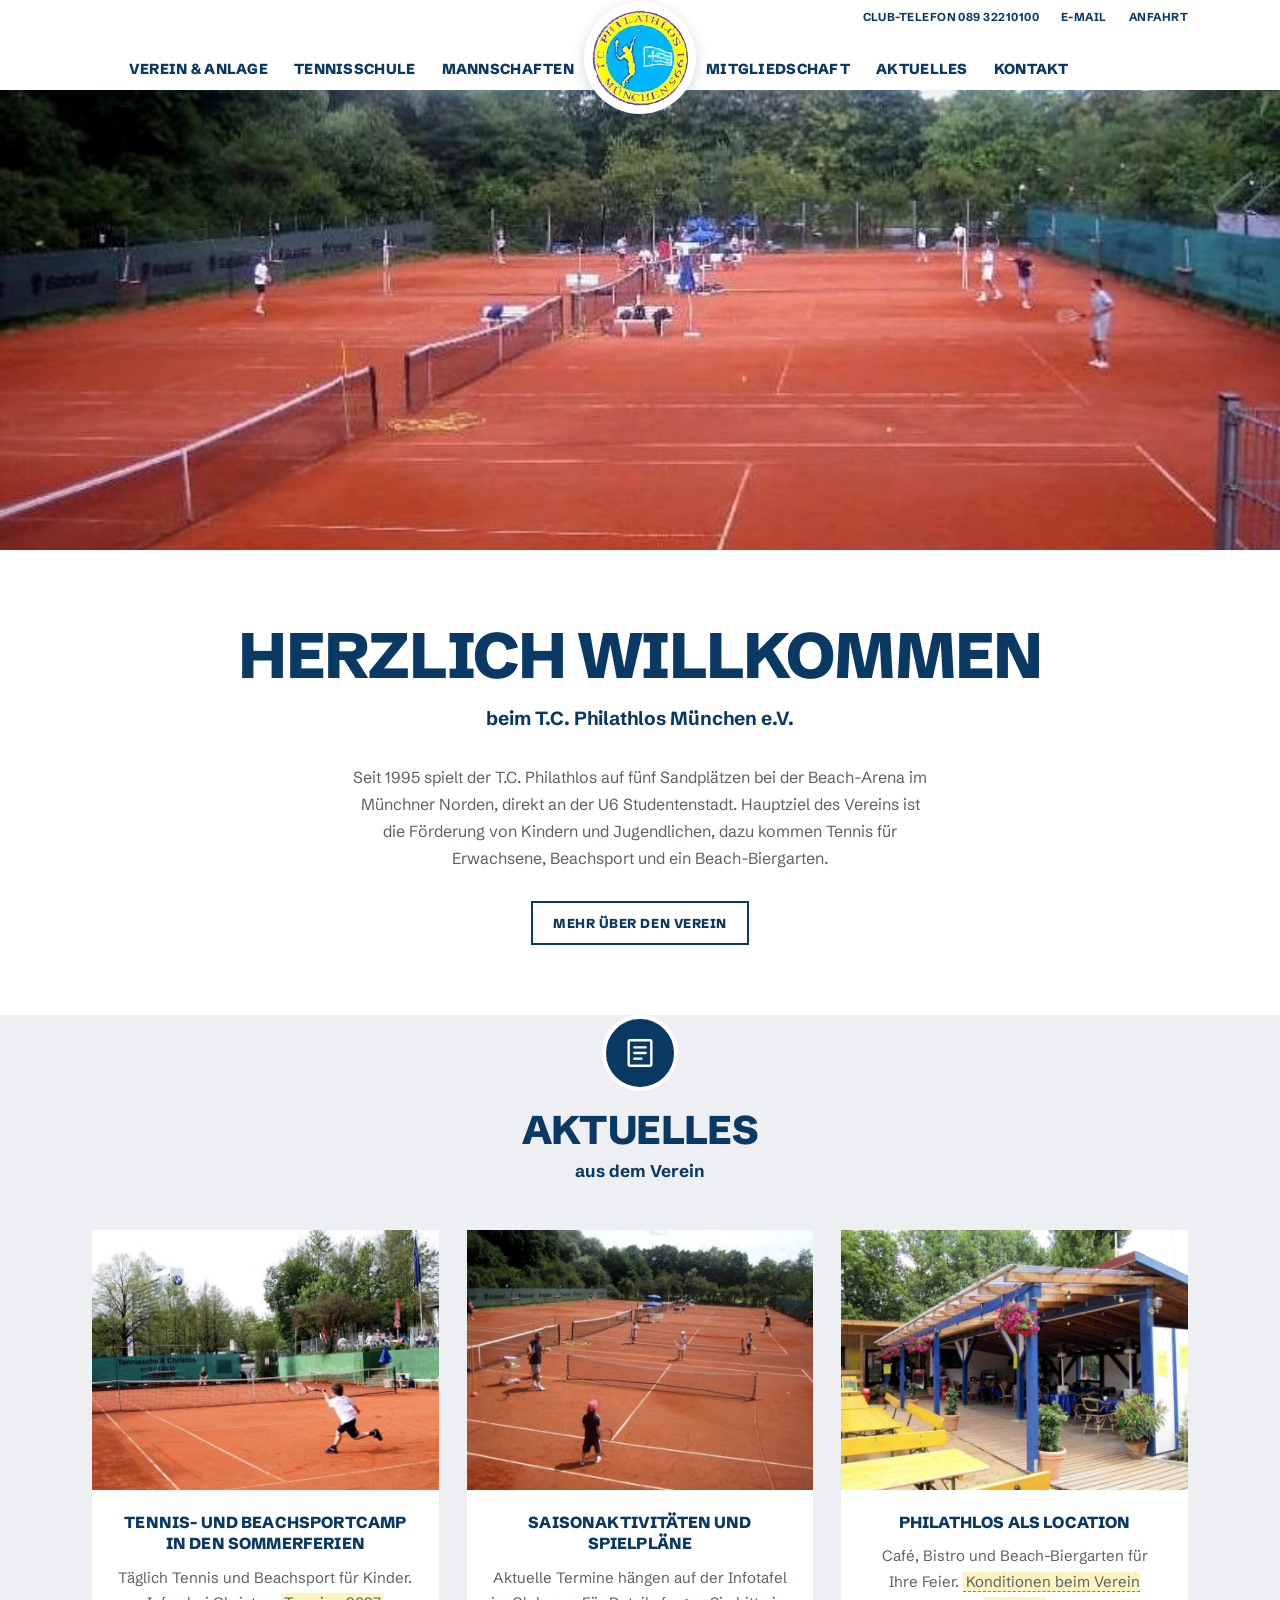
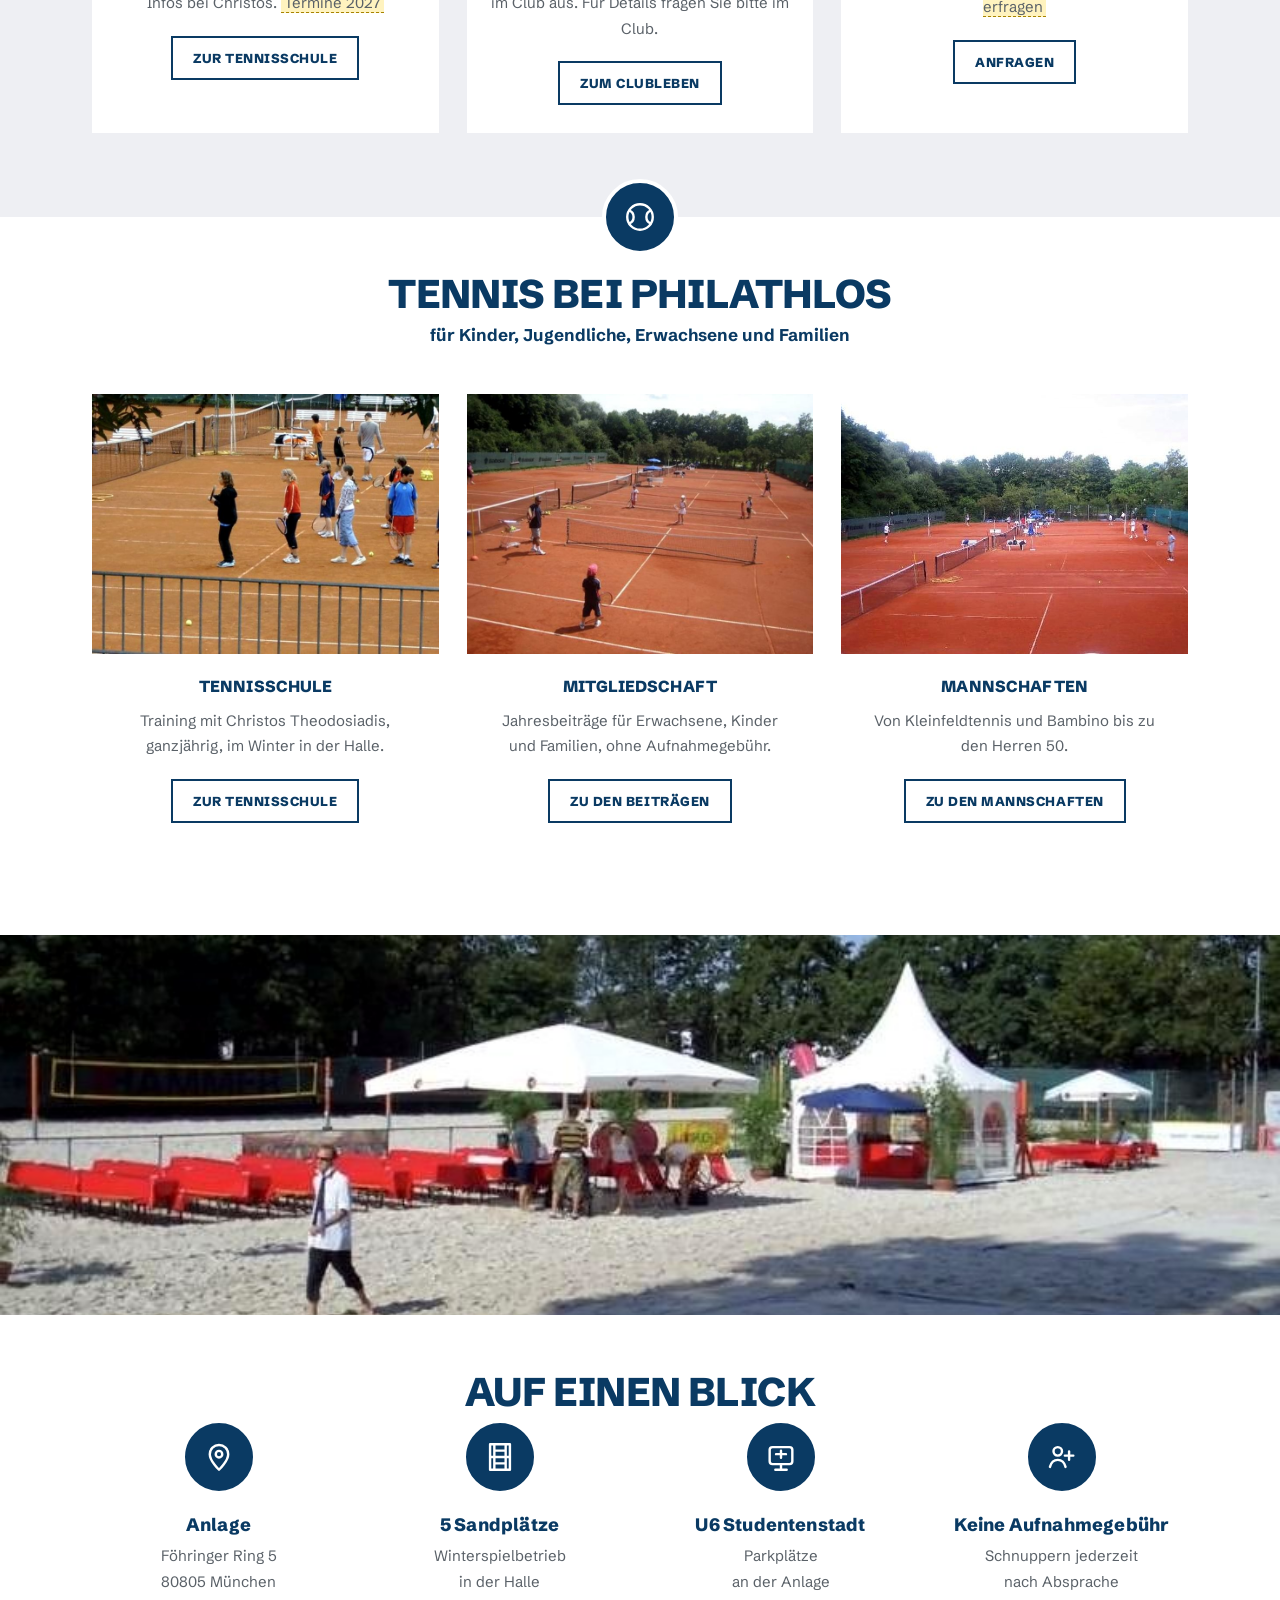
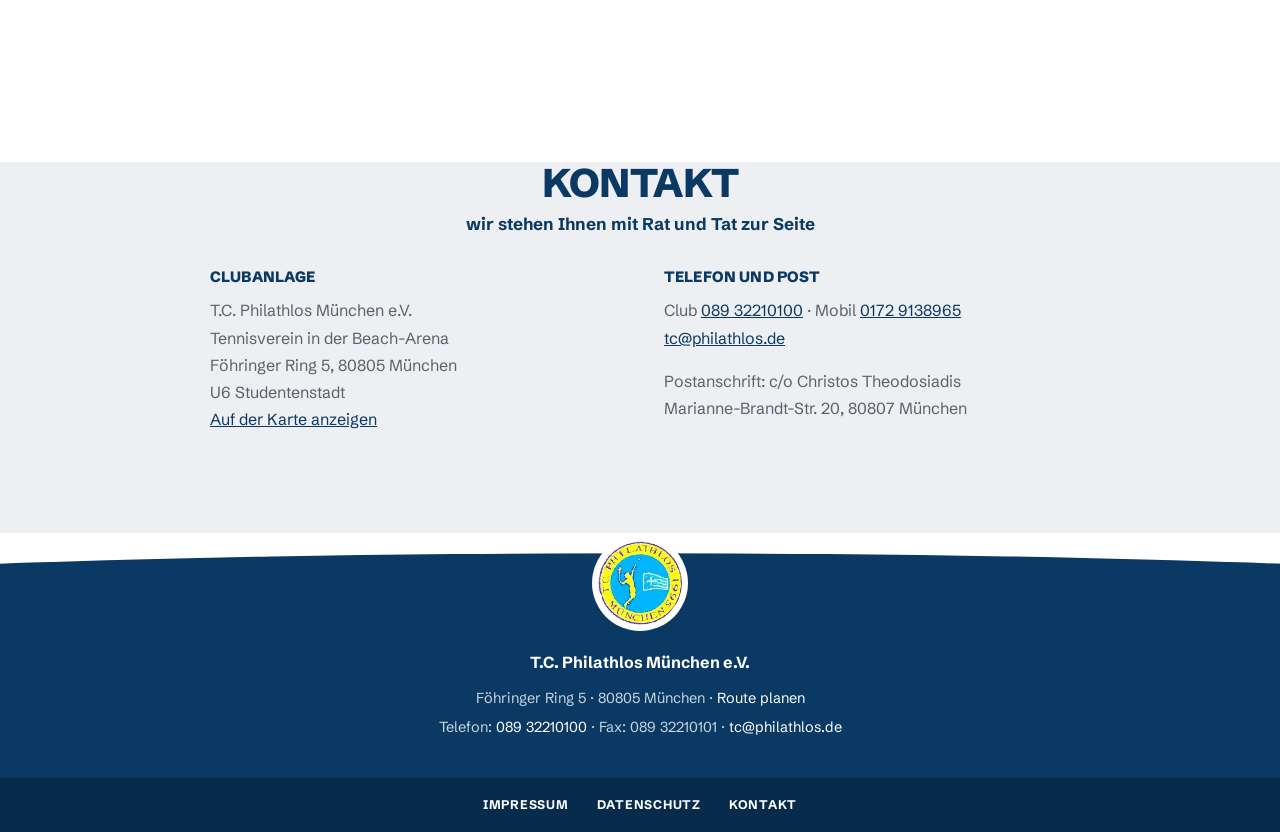
<file: index.html>
<!doctype html>
<html lang="de">
<head>
<meta charset="utf-8">
<meta name="viewport" content="width=device-width,initial-scale=1">
<title>T.C. Philathlos München e.V. – Tennisverein in der Beach-Arena</title>
<meta name="description" content="Tennisverein T.C. Philathlos München e.V., gegründet 1995. Fünf Sandplätze am Föhringer Ring 5 bei der Beach-Arena, U6 Studentenstadt. Tennisschule, Beachsport, keine Aufnahmegebühr.">
<link rel="stylesheet" href="style.css">
</head>
<body>

<header class="site-head">
  <div class="wrap">
    <div class="util">
      <a href="tel:+498932210100">Club-Telefon 089 32210100</a>
      <a href="mailto:tc@philathlos.de">E-Mail</a>
      <a href="index.html#kontakt">Anfahrt</a>
    </div>
    <div class="bar">
      <div class="navs">
        <nav class="nav l" aria-label="Hauptnavigation links">
          <a href="verein.html">Verein &amp; Anlage</a>
          <a href="tennisschule.html">Tennisschule</a>
          <a href="mannschaften.html">Mannschaften</a>
        </nav>
        <nav class="nav r" aria-label="Hauptnavigation rechts">
          <a href="mitgliedschaft.html">Mitgliedschaft</a>
          <a href="index.html#aktuelles">Aktuelles</a>
          <a href="index.html#kontakt">Kontakt</a>
        </nav>
      </div>
      <a class="badge" href="index.html" aria-label="T.C. Philathlos München – Startseite">
        <img src="img/logo.jpg" width="160" height="158" alt="Logo T.C. Philathlos München">
      </a>
      <button class="menu" aria-expanded="false">Menü</button>
    </div>
  </div>
</header>

<main>
<div class="hero">
  <img src="img/hero-sandplatz.jpg" width="798" height="478" alt="Sandplätze des T.C. Philathlos an der Beach-Arena München">
</div>

<section class="intro center" id="willkommen">
  <div class="wrap">
    <h1>Herzlich willkommen</h1>
    <p class="lead">beim T.C. Philathlos München e.V.</p>
    <div class="narrow">
      <p>Seit 1995 spielt der T.C. Philathlos auf fünf Sandplätzen bei der Beach-Arena im Münchner Norden, direkt an der U6 Studentenstadt. Hauptziel des Vereins ist die Förderung von Kindern und Jugendlichen, dazu kommen Tennis für Erwachsene, Beachsport und ein Beach-Biergarten.</p>
      <p style="margin-top:28px"><a class="btn-o" href="verein.html">Mehr über den Verein</a></p>
    </div>
  </div>
</section>

<section class="sec grey" id="aktuelles">
  <div class="wrap">
    <div class="sec-head">
      <div class="icon"><svg viewBox="0 0 24 24"><rect x="4" y="3" width="16" height="18" rx="1"/><path d="M8 8h8M8 12h8M8 16h5"/></svg></div>
      <h2>Aktuelles</h2>
      <p class="sub">aus dem Verein</p>
    </div>
    <div class="teasers">
      <article class="teaser">
        <img src="img/tennisschule-platz.jpg" width="798" height="530" alt="Jugendspieler auf dem Sandplatz" loading="lazy">
        <div>
          <h3>Tennis- und Beachsportcamp in den Sommerferien</h3>
          <p>Täglich Tennis und Beachsport für Kinder. Infos bei Christos. <span class="ph">Termine 2027</span></p>
          <a class="btn-o" href="tennisschule.html">Zur Tennisschule</a>
        </div>
      </article>
      <article class="teaser">
        <img src="img/saison-plaetze.jpg" width="798" height="598" alt="Sandplätze des Vereins" loading="lazy">
        <div>
          <h3>Saison&shy;aktivitäten und Spielpläne</h3>
          <p>Aktuelle Termine hängen auf der Infotafel im Club aus. Für Details fragen Sie bitte im Club.</p>
          <a class="btn-o" href="verein.html#clubleben">Zum Clubleben</a>
        </div>
      </article>
      <article class="teaser">
        <img src="img/bistro-terrasse.jpg" width="798" height="598" alt="Terrasse am Clubhaus" loading="lazy">
        <div>
          <h3>Philathlos als Location</h3>
          <p>Café, Bistro und Beach-Biergarten für Ihre Feier. <span class="ph">Konditionen beim Verein erfragen</span></p>
          <a class="btn-o" href="#kontakt">Anfragen</a>
        </div>
      </article>
    </div>
  </div>
</section>

<section class="sec" id="bereiche">
  <div class="wrap">
    <div class="sec-head">
      <div class="icon"><svg viewBox="0 0 24 24"><circle cx="12" cy="12" r="9"/><path d="M4.5 7.5c4 1.5 4 7.5 0 9M19.5 7.5c-4 1.5-4 7.5 0 9"/></svg></div>
      <h2>Tennis bei Philathlos</h2>
      <p class="sub">für Kinder, Jugendliche, Erwachsene und Familien</p>
    </div>
    <div class="teasers">
      <article class="teaser">
        <img src="img/anlage-training.jpg" width="798" height="598" alt="Training auf der Anlage" loading="lazy">
        <div>
          <h3>Tennisschule</h3>
          <p>Training mit Christos Theodosiadis, ganzjährig, im Winter in der Halle.</p>
          <a class="btn-o" href="tennisschule.html">Zur Tennisschule</a>
        </div>
      </article>
      <article class="teaser">
        <img src="img/saison-plaetze.jpg" width="798" height="598" alt="Sandplätze des Vereins" loading="lazy">
        <div>
          <h3>Mitgliedschaft</h3>
          <p>Jahresbeiträge für Erwachsene, Kinder und Familien, ohne Aufnahmegebühr.</p>
          <a class="btn-o" href="mitgliedschaft.html">Zu den Beiträgen</a>
        </div>
      </article>
      <article class="teaser">
        <img src="img/hero-sandplatz.jpg" width="798" height="478" alt="Spielbetrieb auf den Sandplätzen" loading="lazy">
        <div>
          <h3>Mannschaften</h3>
          <p>Von Kleinfeldtennis und Bambino bis zu den Herren 50.</p>
          <a class="btn-o" href="mannschaften.html">Zu den Mannschaften</a>
        </div>
      </article>
    </div>
  </div>
</section>
<div class="glance-img" id="anfahrt">
  <img src="img/beach-arena.jpg" width="798" height="598" alt="Beach-Arena neben der Tennisanlage" loading="lazy">
</div>
<section class="sec">
  <div class="wrap">
    <div class="sec-head" style="margin-top:56px">
      <h2>Auf einen Blick</h2>
    </div>
    <div class="glance">
      <div>
        <div class="icon"><svg viewBox="0 0 24 24"><path d="M12 21s-6.5-6.2-6.5-11a6.5 6.5 0 0 1 13 0c0 4.8-6.5 11-6.5 11z"/><circle cx="12" cy="10" r="2.3"/></svg></div>
        <h3>Anlage</h3><p>Föhringer Ring 5<br>80805 München</p>
      </div>
      <div>
        <div class="icon"><svg viewBox="0 0 24 24"><rect x="5" y="3" width="14" height="18"/><path d="M5 12h14M8 3v18M16 3v18M8 7.5h8M8 16.5h8"/></svg></div>
        <h3>5 Sandplätze</h3><p>Winterspielbetrieb<br>in der Halle</p>
      </div>
      <div>
        <div class="icon"><svg viewBox="0 0 24 24"><rect x="4" y="5" width="16" height="12" rx="2"/><path d="M8 21h8M12 17v4M8.5 10h7M12 7.5v5"/></svg></div>
        <h3>U6 Studentenstadt</h3><p>Parkplätze<br>an der Anlage</p>
      </div>
      <div>
        <div class="icon"><svg viewBox="0 0 24 24"><circle cx="9" cy="8" r="3"/><path d="M3.5 19c.8-3.2 3-5 5.5-5s4.7 1.8 5.5 5"/><path d="M17 8v6M14 11h6"/></svg></div>
        <h3>Keine Aufnahmegebühr</h3><p>Schnuppern jederzeit<br>nach Absprache</p>
      </div>
    </div>
  </div>
</section>

<section class="sec grey" id="kontakt">
  <div class="wrap">
    <div class="sec-head" style="margin-top:84px;margin-bottom:28px">
      <h2>Kontakt</h2>
      <p class="sub">wir stehen Ihnen mit Rat und Tat zur Seite</p>
    </div>
    <div class="events">
      <div>
        <h3>Clubanlage</h3>
        <p>T.C. Philathlos München e.V.<br>Tennisverein in der Beach-Arena<br>Föhringer Ring 5, 80805 München<br>U6 Studentenstadt<br><a href="https://www.openstreetmap.org/search?query=F%C3%B6hringer%20Ring%205%2C%2080805%20M%C3%BCnchen" rel="noopener">Auf der Karte anzeigen</a></p>
      </div>
      <div>
        <h3>Telefon und Post</h3>
        <p>Club <a href="tel:+498932210100">089 32210100</a> · Mobil <a href="tel:+491729138965">0172 9138965</a><br><a href="mailto:tc@philathlos.de">tc@philathlos.de</a></p>
        <p>Postanschrift: c/o Christos Theodosiadis<br>Marianne-Brandt-Str. 20, 80807 München</p>
      </div>
    </div>
  </div>
</section>
</main>

<footer>
  <div class="main">
    <div class="foot-logo"><img src="img/logo.jpg" width="160" height="158" alt=""></div>
    <div class="wrap">
      <b>T.C. Philathlos München e.V.</b>
      <p>Föhringer Ring 5 · 80805 München · <a href="https://www.openstreetmap.org/search?query=F%C3%B6hringer%20Ring%205%2C%2080805%20M%C3%BCnchen" rel="noopener">Route planen</a></p>
      <p>Telefon: <a href="tel:+498932210100">089 32210100</a> · Fax: 089 32210101 · <a href="mailto:tc@philathlos.de">tc@philathlos.de</a></p>
    </div>
  </div>
  <div class="foot-links">
    <a href="impressum.html">Impressum</a><a href="datenschutz.html">Datenschutz</a><a href="index.html#kontakt">Kontakt</a>
  </div>
</footer>

<script>
(function(){var h=document.querySelector('.site-head'),b=h.querySelector('.menu');
b.addEventListener('click',function(){var o=h.classList.toggle('open');b.setAttribute('aria-expanded',o);b.textContent=o?'Schließen':'Menü'});
h.querySelectorAll('.nav a').forEach(function(a){a.addEventListener('click',function(){h.classList.remove('open');b.setAttribute('aria-expanded','false');b.textContent='Menü'})});
var links=[].slice.call(h.querySelectorAll('.nav a[href^="#"]'));
if('IntersectionObserver' in window){var io=new IntersectionObserver(function(es){es.forEach(function(e){if(e.isIntersecting){links.forEach(function(l){l.setAttribute('aria-current',l.getAttribute('href')==='#'+e.target.id?'true':'false')})}})},{rootMargin:'-45% 0px -50% 0px'});
links.forEach(function(l){var s=document.querySelector(l.getAttribute('href'));if(s)io.observe(s)})}
})();
</script>
</body>
</html>
</file>
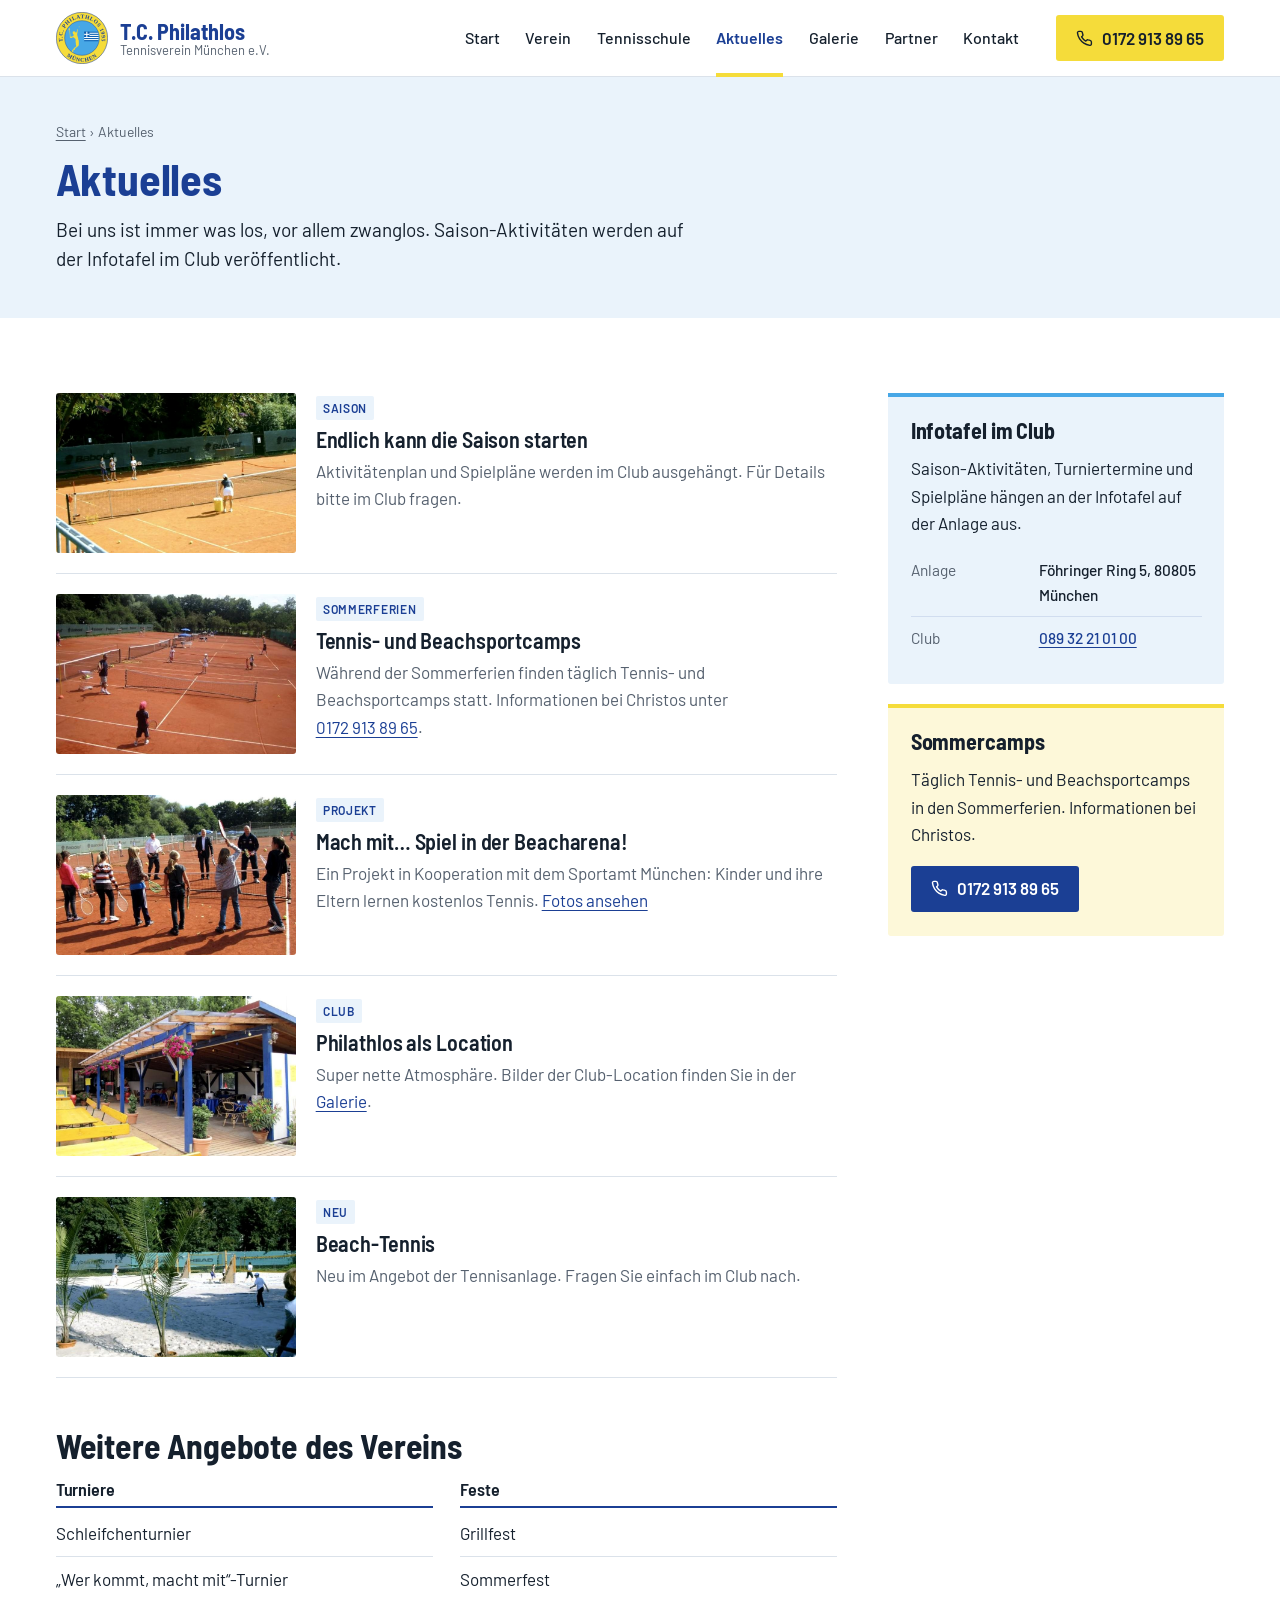
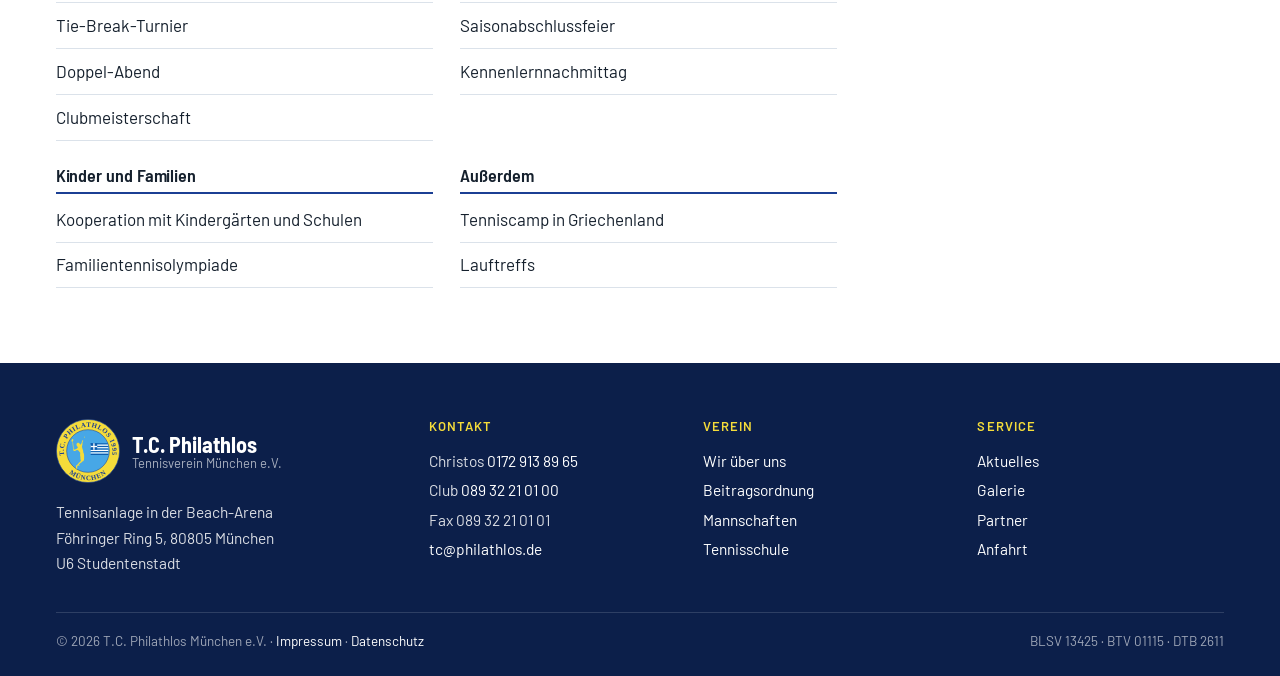
<file: aktuelles.html>
<!DOCTYPE html>
<html lang="de">
<head>
<meta charset="utf-8">
<meta name="viewport" content="width=device-width, initial-scale=1">
<title>Aktuelles · T.C. Philathlos München</title>
<meta name="description" content="Aktuelles vom T.C. Philathlos München: Saison, Sommercamps, Projekte, Turniere und Feste.">
<meta name="theme-color" content="#1b3f94">
<meta property="og:type" content="website">
<meta property="og:locale" content="de_DE">
<meta property="og:site_name" content="T.C. Philathlos München e.V.">
<meta property="og:title" content="Aktuelles · T.C. Philathlos München">
<meta property="og:description" content="Aktuelles vom T.C. Philathlos München: Saison, Sommercamps, Projekte, Turniere und Feste.">
<meta property="og:image" content="img/hero-sandplatz.jpg">
<link rel="icon" href="img/wappen.svg" type="image/svg+xml">
<link rel="preload" href="assets/fonts/barlow-400.woff2" as="font" type="font/woff2" crossorigin>
<link rel="preload" href="assets/fonts/barlow-sc-700.woff2" as="font" type="font/woff2" crossorigin>
<link rel="stylesheet" href="assets/css/style.css">
<script src="assets/js/main.js" defer></script>
</head>
<body>
<a class="skip" href="#inhalt">Zum Inhalt springen</a>
<header class="kopf">
  <div class="wrap kopf__innen">
    <a class="marke" href="index.html" aria-label="T.C. Philathlos München e.V., zur Startseite"><img src="img/wappen.svg" alt="" width="52" height="52"><span class="marke__text"><span class="marke__name">T.C. Philathlos</span><span class="marke__zusatz">Tennisverein München e.V.</span></span></a>
    <button class="menue-knopf" type="button" aria-expanded="false" aria-controls="hauptnavigation">
      <span class="menue-knopf__striche" aria-hidden="true"></span><span class="menue-knopf__text">Menü</span>
    </button>
    <nav class="nav" id="hauptnavigation" aria-label="Hauptnavigation">
      <ul><li><a href="index.html">Start</a></li><li><a href="verein.html">Verein</a></li><li><a href="tennisschule.html">Tennisschule</a></li><li><a href="aktuelles.html" aria-current="page">Aktuelles</a></li><li><a href="galerie.html">Galerie</a></li><li><a href="partner.html">Partner</a></li><li><a href="kontakt.html">Kontakt</a></li></ul>
      <p class="nav__kontakt"><span><span>Christos</span><a href="tel:+491729138965" class="nw">0172 913 89 65</a></span><span><span>Club</span><a href="tel:+498932210100" class="nw">089 32 21 01 00</a></span><span><span>E-Mail</span><a href="mailto:tc@philathlos.de">tc@philathlos.de</a></span><span><span>Anlage</span>Föhringer Ring 5, U6 Studentenstadt</span></p>
    </nav>
    <a class="knopf knopf--gelb kopf__tel" href="tel:+491729138965" aria-label="Christos anrufen: 0172 913 89 65"><svg viewBox="0 0 24 24" fill="none" stroke="currentColor" stroke-width="2" stroke-linecap="round" stroke-linejoin="round" aria-hidden="true"><path d="M22 16.9v3a2 2 0 0 1-2.2 2 19.8 19.8 0 0 1-8.6-3.1 19.5 19.5 0 0 1-6-6A19.8 19.8 0 0 1 2.1 4.2 2 2 0 0 1 4.1 2h3a2 2 0 0 1 2 1.7c.1.9.4 1.8.7 2.7a2 2 0 0 1-.5 2.1L8 9.8a16 16 0 0 0 6 6l1.3-1.3a2 2 0 0 1 2.1-.4c.9.3 1.8.6 2.7.7a2 2 0 0 1 1.7 2z"/></svg><span>0172 913 89 65</span></a>
  </div>
</header>
<main id="inhalt">
<header class="seitenkopf seitenkopf--ohne-bild">
  <div class="wrap seitenkopf__innen">
    <div>
      <p class="brotkrumen"><a href="index.html">Start</a> › Aktuelles</p>
      <h1>Aktuelles</h1>
      <p class="lead">Bei uns ist immer was los, vor allem zwanglos. Saison-Aktivitäten werden auf der Infotafel im Club veröffentlicht.</p>
    </div>
    
  </div>
</header>
<div class="abschnitt">
  <div class="wrap mit-leiste">
    <div class="inhalt">
      <section aria-labelledby="meldungen">
        <h2 id="meldungen" class="sr-only">Meldungen</h2>
        <ul class="meldungsliste"><li><img src="img/galerie/anlage-04.jpg" alt="Training am Netz" loading="lazy"><div><span class="etikett">Saison</span><h3>Endlich kann die Saison starten</h3><p>Aktivitätenplan und Spielpläne werden im Club ausgehängt. Für Details bitte im Club fragen.</p></div></li><li><img src="img/galerie/events-01.jpg" alt="Kindertraining auf den Sandplätzen" loading="lazy"><div><span class="etikett">Sommerferien</span><h3>Tennis- und Beachsportcamps</h3><p>Während der Sommerferien finden täglich Tennis- und Beachsportcamps statt. Informationen bei Christos unter <a href="tel:+491729138965" class="nw">0172 913 89 65</a>.</p></div></li><li><img src="img/galerie/machmit-01.jpg" alt="Kinder beim Tennis im Projekt „Mach mit“" loading="lazy"><div><span class="etikett">Projekt</span><h3>Mach mit… Spiel in der Beacharena!</h3><p>Ein Projekt in Kooperation mit dem Sportamt München: Kinder und ihre Eltern lernen kostenlos Tennis. <a href="galerie.html#machmit">Fotos ansehen</a></p></div></li><li><img src="img/galerie/anlage-02.jpg" alt="Bistro mit Terrasse" loading="lazy"><div><span class="etikett">Club</span><h3>Philathlos als Location</h3><p>Super nette Atmosphäre. Bilder der Club-Location finden Sie in der <a href="galerie.html#anlage">Galerie</a>.</p></div></li><li><img src="img/galerie/beach-02.jpg" alt="Spiel auf den Beachfeldern" loading="lazy"><div><span class="etikett">Neu</span><h3>Beach-Tennis</h3><p>Neu im Angebot der Tennisanlage. Fragen Sie einfach im Club nach.</p></div></li></ul>
      </section>
      <section aria-labelledby="jahr">
        <h2 id="jahr">Weitere Angebote des Vereins</h2>
        <div class="jahr"><div><h3>Turniere</h3><ul class="liste"><li>Schleifchenturnier</li><li>„Wer kommt, macht mit“-Turnier</li><li>Tie-Break-Turnier</li><li>Doppel-Abend</li><li>Clubmeisterschaft</li></ul></div><div><h3>Feste</h3><ul class="liste"><li>Grillfest</li><li>Sommerfest</li><li>Saisonabschlussfeier</li><li>Kennenlernnachmittag</li></ul></div><div><h3>Kinder und Familien</h3><ul class="liste"><li>Kooperation mit Kindergärten und Schulen</li><li>Familientennisolympiade</li></ul></div><div><h3>Außerdem</h3><ul class="liste"><li>Tenniscamp in Griechenland</li><li>Lauftreffs</li></ul></div></div>
      </section>
    </div>
    <aside>
      <section class="infokasten" aria-labelledby="tafel">
        <h2 id="tafel">Infotafel im Club</h2>
        <p>Saison-Aktivitäten, Turniertermine und Spielpläne hängen an der Infotafel auf der Anlage aus.</p>
        <dl style="margin-top:.75rem"><div><dt>Anlage</dt><dd>Föhringer Ring 5, 80805 München</dd></div><div><dt>Club</dt><dd><a href="tel:+498932210100" class="nw">089 32 21 01 00</a></dd></div></dl>
      </section>
      <section class="infokasten infokasten--gelb" aria-labelledby="camps">
        <h2 id="camps">Sommercamps</h2>
        <p>Täglich Tennis- und Beachsportcamps in den Sommerferien. Informationen bei Christos.</p>
        <div class="knoepfe"><a class="knopf knopf--blau" href="tel:+491729138965"><svg viewBox="0 0 24 24" fill="none" stroke="currentColor" stroke-width="2" stroke-linecap="round" stroke-linejoin="round" aria-hidden="true"><path d="M22 16.9v3a2 2 0 0 1-2.2 2 19.8 19.8 0 0 1-8.6-3.1 19.5 19.5 0 0 1-6-6A19.8 19.8 0 0 1 2.1 4.2 2 2 0 0 1 4.1 2h3a2 2 0 0 1 2 1.7c.1.9.4 1.8.7 2.7a2 2 0 0 1-.5 2.1L8 9.8a16 16 0 0 0 6 6l1.3-1.3a2 2 0 0 1 2.1-.4c.9.3 1.8.6 2.7.7a2 2 0 0 1 1.7 2z"/></svg> 0172 913 89 65</a></div>
      </section>
    </aside>
  </div>
</div>

</main>
<footer class="fuss">
  <div class="wrap">
    <div class="fuss__raster">
      <div>
        <a class="marke" href="index.html" aria-label="Zur Startseite"><img src="img/wappen.svg" alt="" width="64" height="64"><span class="marke__text"><span class="marke__name">T.C. Philathlos</span><span class="marke__zusatz">Tennisverein München e.V.</span></span></a>
        <address>Tennisanlage in der Beach-Arena<br>Föhringer Ring 5, 80805 München<br>U6 Studentenstadt</address>
      </div>
      <div>
        <h2>Kontakt</h2>
        <ul><li>Christos <a href="tel:+491729138965" class="nw">0172 913 89 65</a></li><li>Club <a href="tel:+498932210100" class="nw">089 32 21 01 00</a></li><li>Fax 089 32 21 01 01</li><li><a href="mailto:tc@philathlos.de">tc@philathlos.de</a></li></ul>
      </div>
      <div>
        <h2>Verein</h2>
        <ul><li><a href="verein.html">Wir über uns</a></li><li><a href="verein.html#beitraege">Beitragsordnung</a></li><li><a href="verein.html#mannschaften">Mannschaften</a></li><li><a href="tennisschule.html">Tennisschule</a></li></ul>
      </div>
      <div>
        <h2>Service</h2>
        <ul><li><a href="aktuelles.html">Aktuelles</a></li><li><a href="galerie.html">Galerie</a></li><li><a href="partner.html">Partner</a></li><li><a href="kontakt.html#anfahrt">Anfahrt</a></li></ul>
      </div>
    </div>
    <div class="fuss__unten">
      <span>© <span data-jahr>2026</span> T.C. Philathlos München e.V. · <a href="impressum.html">Impressum</a> · <a href="datenschutz.html">Datenschutz</a></span>
      <span>BLSV 13425 · BTV 01115 · DTB 2611</span>
    </div>
  </div>
</footer>
</body>
</html>
</file>
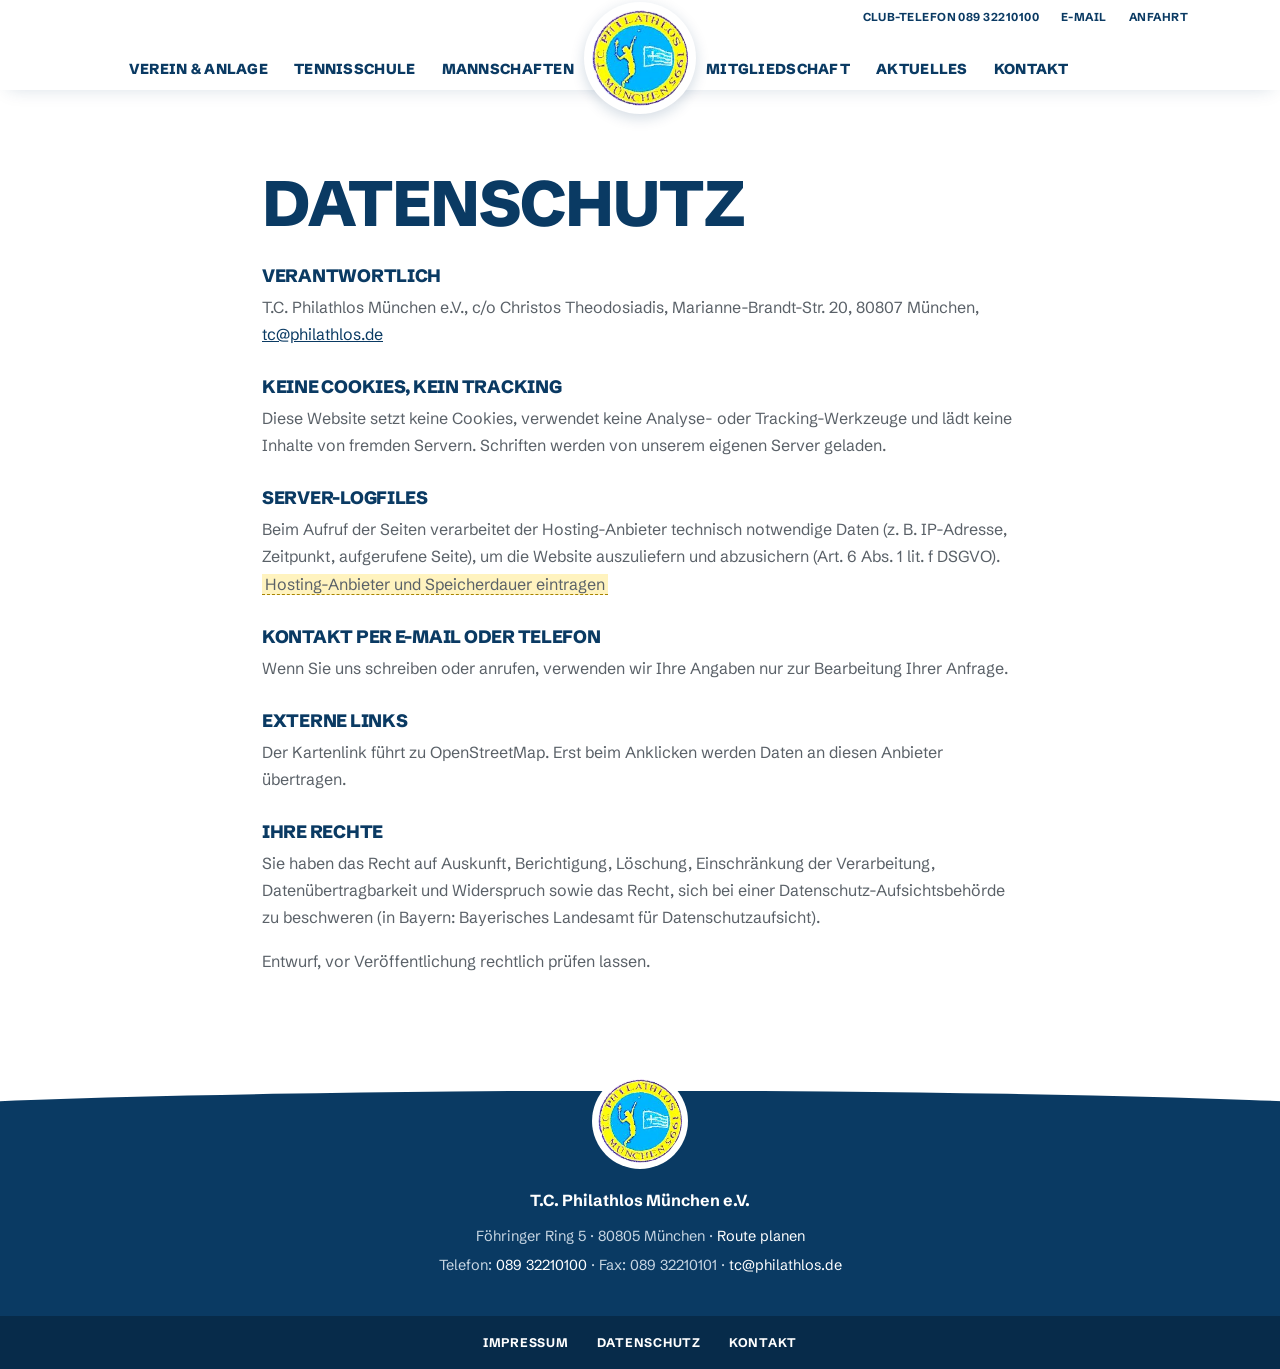
<file: datenschutz.html>
<!doctype html>
<html lang="de">
<head>
<meta charset="utf-8">
<meta name="viewport" content="width=device-width,initial-scale=1">
<title>Datenschutz – T.C. Philathlos München e.V.</title>
<meta name="description" content="Tennisverein T.C. Philathlos München e.V., gegründet 1995. Fünf Sandplätze am Föhringer Ring 5 bei der Beach-Arena, U6 Studentenstadt. Tennisschule, Beachsport, keine Aufnahmegebühr.">
<link rel="stylesheet" href="style.css">
</head>
<body>

<header class="site-head">
  <div class="wrap">
    <div class="util">
      <a href="tel:+498932210100">Club-Telefon 089 32210100</a>
      <a href="mailto:tc@philathlos.de">E-Mail</a>
      <a href="index.html#kontakt">Anfahrt</a>
    </div>
    <div class="bar">
      <div class="navs">
        <nav class="nav l" aria-label="Hauptnavigation links">
          <a href="verein.html">Verein &amp; Anlage</a>
          <a href="tennisschule.html">Tennisschule</a>
          <a href="mannschaften.html">Mannschaften</a>
        </nav>
        <nav class="nav r" aria-label="Hauptnavigation rechts">
          <a href="mitgliedschaft.html">Mitgliedschaft</a>
          <a href="index.html#aktuelles">Aktuelles</a>
          <a href="index.html#kontakt">Kontakt</a>
        </nav>
      </div>
      <a class="badge" href="index.html" aria-label="T.C. Philathlos München – Startseite">
        <img src="img/logo.jpg" width="160" height="158" alt="Logo T.C. Philathlos München">
      </a>
      <button class="menu" aria-expanded="false">Menü</button>
    </div>
  </div>
</header>

<main class="legal"><div class="wrap">
<h1>Datenschutz</h1>
<h2>Verantwortlich</h2>
<p>T.C. Philathlos München e.V., c/o Christos Theodosiadis, Marianne-Brandt-Str. 20, 80807 München, <a href="mailto:tc@philathlos.de">tc@philathlos.de</a></p>
<h2>Keine Cookies, kein Tracking</h2>
<p>Diese Website setzt keine Cookies, verwendet keine Analyse- oder Tracking-Werkzeuge und lädt keine Inhalte von fremden Servern. Schriften werden von unserem eigenen Server geladen.</p>
<h2>Server-Logfiles</h2>
<p>Beim Aufruf der Seiten verarbeitet der Hosting-Anbieter technisch notwendige Daten (z. B. IP-Adresse, Zeitpunkt, aufgerufene Seite), um die Website auszuliefern und abzusichern (Art. 6 Abs. 1 lit. f DSGVO). <span class="ph">Hosting-Anbieter und Speicherdauer eintragen</span></p>
<h2>Kontakt per E-Mail oder Telefon</h2>
<p>Wenn Sie uns schreiben oder anrufen, verwenden wir Ihre Angaben nur zur Bearbeitung Ihrer Anfrage.</p>
<h2>Externe Links</h2>
<p>Der Kartenlink führt zu OpenStreetMap. Erst beim Anklicken werden Daten an diesen Anbieter übertragen.</p>
<h2>Ihre Rechte</h2>
<p>Sie haben das Recht auf Auskunft, Berichtigung, Löschung, Einschränkung der Verarbeitung, Datenübertragbarkeit und Widerspruch sowie das Recht, sich bei einer Datenschutz-Aufsichtsbehörde zu beschweren (in Bayern: Bayerisches Landesamt für Datenschutzaufsicht).</p>
<p class="note">Entwurf, vor Veröffentlichung rechtlich prüfen lassen.</p>
</div></main>

<footer>
  <div class="main">
    <div class="foot-logo"><img src="img/logo.jpg" width="160" height="158" alt=""></div>
    <div class="wrap">
      <b>T.C. Philathlos München e.V.</b>
      <p>Föhringer Ring 5 · 80805 München · <a href="https://www.openstreetmap.org/search?query=F%C3%B6hringer%20Ring%205%2C%2080805%20M%C3%BCnchen" rel="noopener">Route planen</a></p>
      <p>Telefon: <a href="tel:+498932210100">089 32210100</a> · Fax: 089 32210101 · <a href="mailto:tc@philathlos.de">tc@philathlos.de</a></p>
    </div>
  </div>
  <div class="foot-links">
    <a href="impressum.html">Impressum</a><a href="datenschutz.html">Datenschutz</a><a href="index.html#kontakt">Kontakt</a>
  </div>
</footer>

<script>
(function(){var h=document.querySelector('.site-head'),b=h.querySelector('.menu');
b.addEventListener('click',function(){var o=h.classList.toggle('open');b.setAttribute('aria-expanded',o);b.textContent=o?'Schließen':'Menü'});
h.querySelectorAll('.nav a').forEach(function(a){a.addEventListener('click',function(){h.classList.remove('open');b.setAttribute('aria-expanded','false');b.textContent='Menü'})});
var links=[].slice.call(h.querySelectorAll('.nav a[href^="#"]'));
if('IntersectionObserver' in window){var io=new IntersectionObserver(function(es){es.forEach(function(e){if(e.isIntersecting){links.forEach(function(l){l.setAttribute('aria-current',l.getAttribute('href')==='#'+e.target.id?'true':'false')})}})},{rootMargin:'-45% 0px -50% 0px'});
links.forEach(function(l){var s=document.querySelector(l.getAttribute('href'));if(s)io.observe(s)})}
})();
</script>
</body>
</html>
</file>
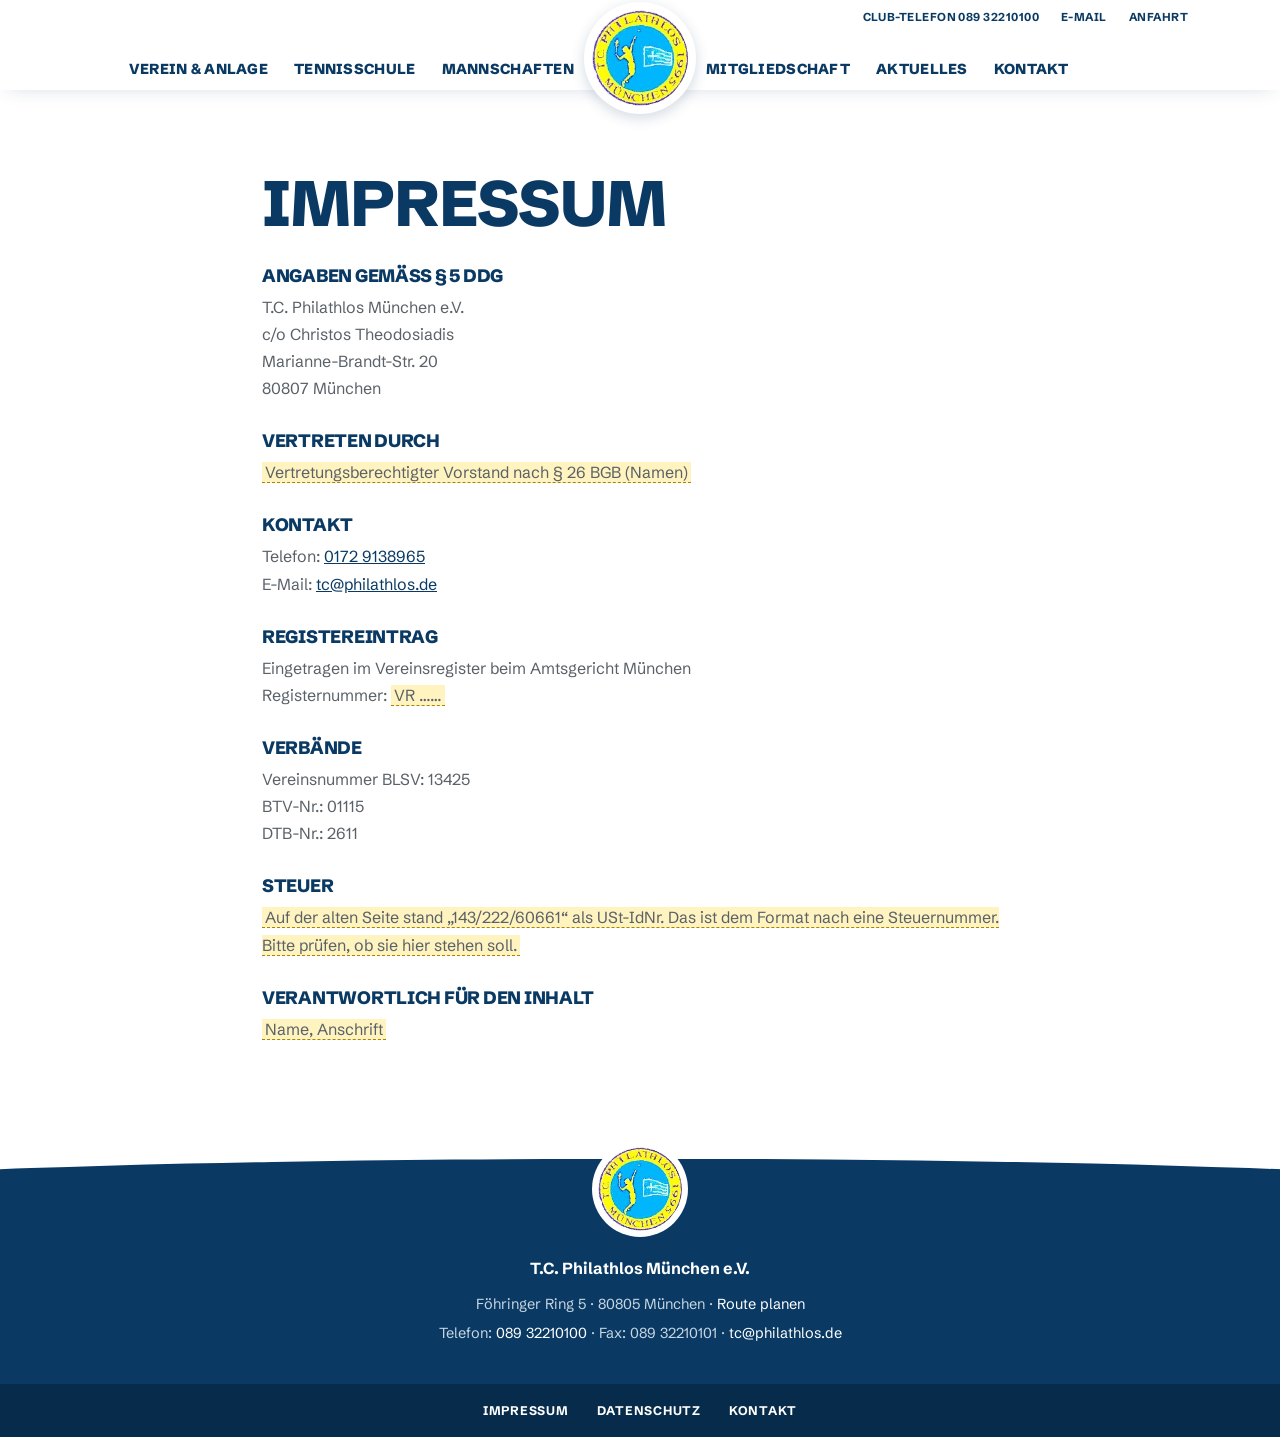
<file: impressum.htm>
<!DOCTYPE html><html lang="de"><head><meta charset="utf-8"><title>Weiterleitung</title><meta http-equiv="refresh" content="0; url=impressum.html"><link rel="canonical" href="impressum.html"><meta name="robots" content="noindex"></head><body><p><a href="impressum.html">Weiter zur neuen Seite</a></p></body></html>
</file>
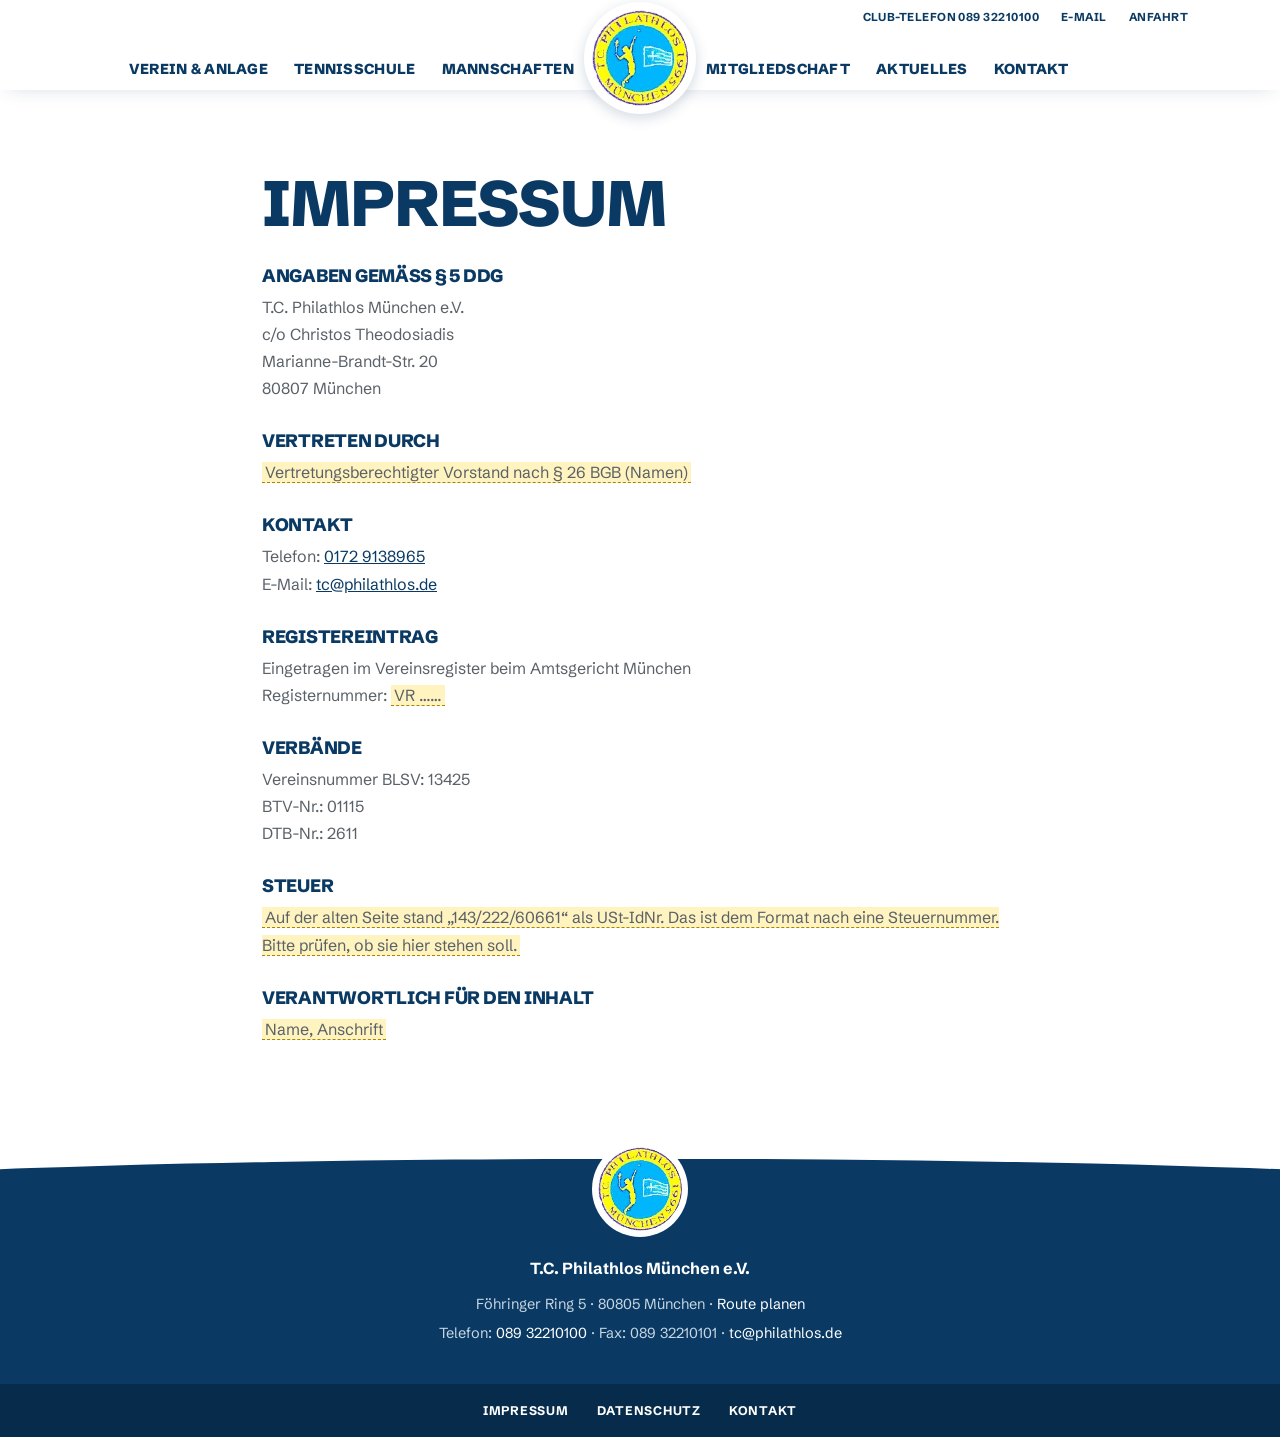
<file: impressum.html>
<!doctype html>
<html lang="de">
<head>
<meta charset="utf-8">
<meta name="viewport" content="width=device-width,initial-scale=1">
<title>Impressum – T.C. Philathlos München e.V.</title>
<meta name="description" content="Tennisverein T.C. Philathlos München e.V., gegründet 1995. Fünf Sandplätze am Föhringer Ring 5 bei der Beach-Arena, U6 Studentenstadt. Tennisschule, Beachsport, keine Aufnahmegebühr.">
<link rel="stylesheet" href="style.css">
</head>
<body>

<header class="site-head">
  <div class="wrap">
    <div class="util">
      <a href="tel:+498932210100">Club-Telefon 089 32210100</a>
      <a href="mailto:tc@philathlos.de">E-Mail</a>
      <a href="index.html#kontakt">Anfahrt</a>
    </div>
    <div class="bar">
      <div class="navs">
        <nav class="nav l" aria-label="Hauptnavigation links">
          <a href="verein.html">Verein &amp; Anlage</a>
          <a href="tennisschule.html">Tennisschule</a>
          <a href="mannschaften.html">Mannschaften</a>
        </nav>
        <nav class="nav r" aria-label="Hauptnavigation rechts">
          <a href="mitgliedschaft.html">Mitgliedschaft</a>
          <a href="index.html#aktuelles">Aktuelles</a>
          <a href="index.html#kontakt">Kontakt</a>
        </nav>
      </div>
      <a class="badge" href="index.html" aria-label="T.C. Philathlos München – Startseite">
        <img src="img/logo.jpg" width="160" height="158" alt="Logo T.C. Philathlos München">
      </a>
      <button class="menu" aria-expanded="false">Menü</button>
    </div>
  </div>
</header>

<main class="legal"><div class="wrap">
<h1>Impressum</h1>
<h2>Angaben gemäß § 5 DDG</h2>
<p>T.C. Philathlos München e.V.<br>c/o Christos Theodosiadis<br>Marianne-Brandt-Str. 20<br>80807 München</p>
<h2>Vertreten durch</h2>
<p><span class="ph">Vertretungsberechtigter Vorstand nach § 26 BGB (Namen)</span></p>
<h2>Kontakt</h2>
<p>Telefon: <a href="tel:+491729138965">0172 9138965</a><br>E-Mail: <a href="mailto:tc@philathlos.de">tc@philathlos.de</a></p>
<h2>Registereintrag</h2>
<p>Eingetragen im Vereinsregister beim Amtsgericht München<br>Registernummer: <span class="ph">VR ……</span></p>
<h2>Verbände</h2>
<p>Vereinsnummer BLSV: 13425<br>BTV-Nr.: 01115<br>DTB-Nr.: 2611</p>
<h2>Steuer</h2>
<p><span class="ph">Auf der alten Seite stand „143/222/60661“ als USt-IdNr. Das ist dem Format nach eine Steuernummer. Bitte prüfen, ob sie hier stehen soll.</span></p>
<h2>Verantwortlich für den Inhalt</h2>
<p><span class="ph">Name, Anschrift</span></p>
</div></main>

<footer>
  <div class="main">
    <div class="foot-logo"><img src="img/logo.jpg" width="160" height="158" alt=""></div>
    <div class="wrap">
      <b>T.C. Philathlos München e.V.</b>
      <p>Föhringer Ring 5 · 80805 München · <a href="https://www.openstreetmap.org/search?query=F%C3%B6hringer%20Ring%205%2C%2080805%20M%C3%BCnchen" rel="noopener">Route planen</a></p>
      <p>Telefon: <a href="tel:+498932210100">089 32210100</a> · Fax: 089 32210101 · <a href="mailto:tc@philathlos.de">tc@philathlos.de</a></p>
    </div>
  </div>
  <div class="foot-links">
    <a href="impressum.html">Impressum</a><a href="datenschutz.html">Datenschutz</a><a href="index.html#kontakt">Kontakt</a>
  </div>
</footer>

<script>
(function(){var h=document.querySelector('.site-head'),b=h.querySelector('.menu');
b.addEventListener('click',function(){var o=h.classList.toggle('open');b.setAttribute('aria-expanded',o);b.textContent=o?'Schließen':'Menü'});
h.querySelectorAll('.nav a').forEach(function(a){a.addEventListener('click',function(){h.classList.remove('open');b.setAttribute('aria-expanded','false');b.textContent='Menü'})});
var links=[].slice.call(h.querySelectorAll('.nav a[href^="#"]'));
if('IntersectionObserver' in window){var io=new IntersectionObserver(function(es){es.forEach(function(e){if(e.isIntersecting){links.forEach(function(l){l.setAttribute('aria-current',l.getAttribute('href')==='#'+e.target.id?'true':'false')})}})},{rootMargin:'-45% 0px -50% 0px'});
links.forEach(function(l){var s=document.querySelector(l.getAttribute('href'));if(s)io.observe(s)})}
})();
</script>
</body>
</html>
</file>
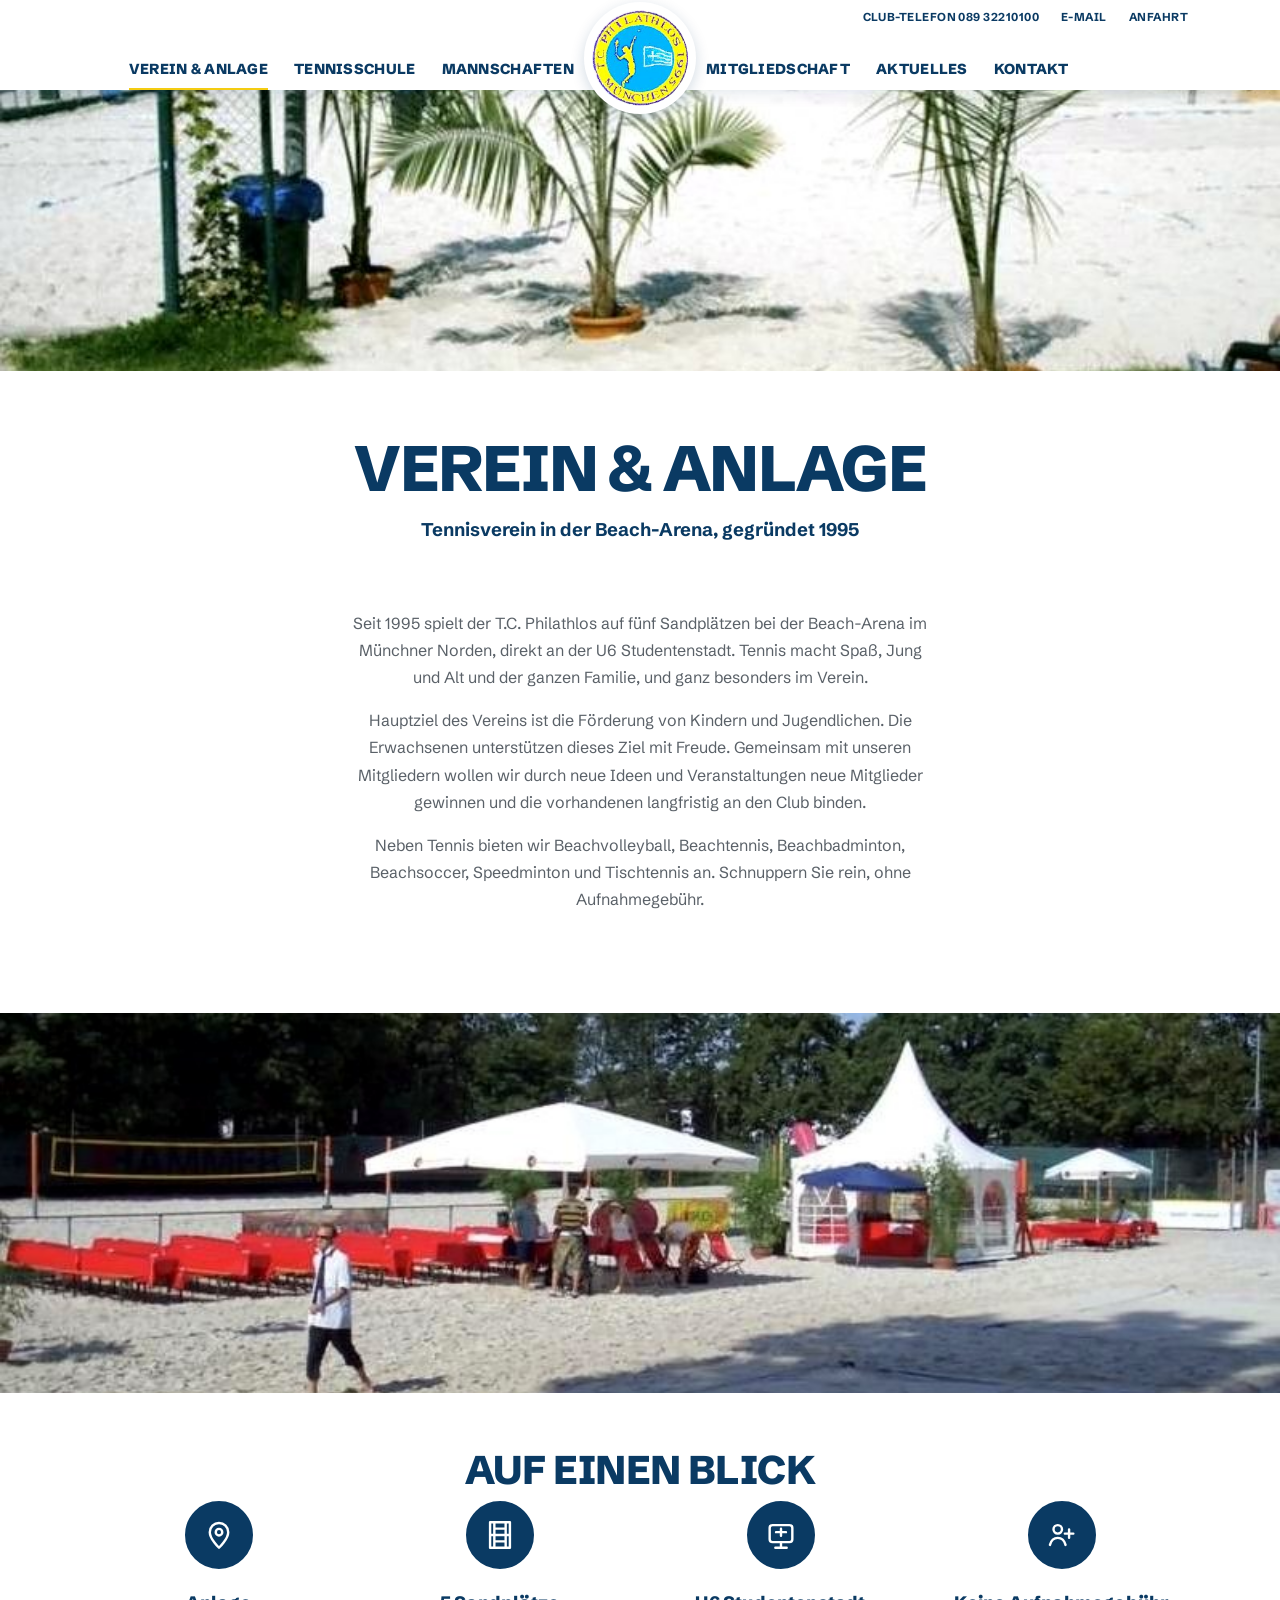
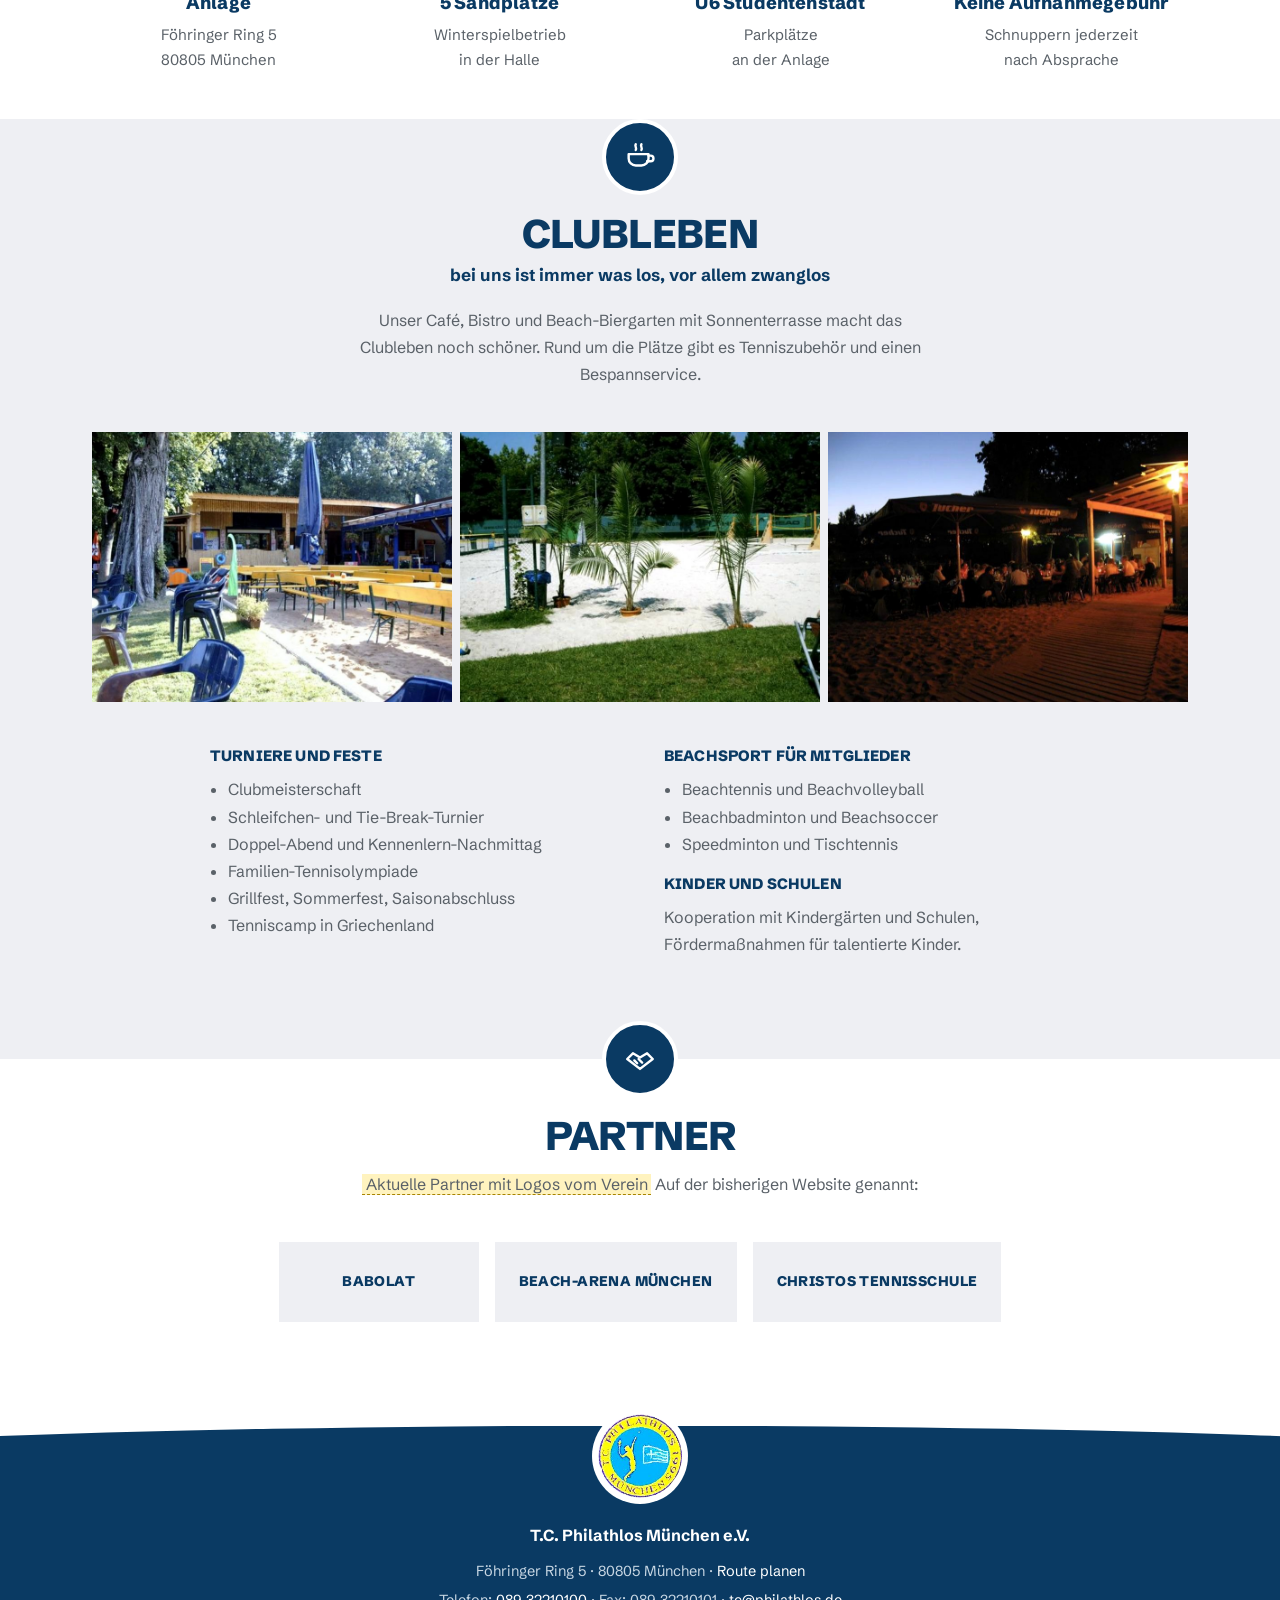
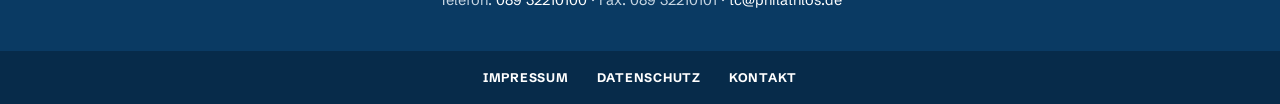
<file: Integration.html>
<!DOCTYPE html><html lang="de"><head><meta charset="utf-8"><title>Weiterleitung</title><meta http-equiv="refresh" content="0; url=verein.html"><link rel="canonical" href="verein.html"><meta name="robots" content="noindex"></head><body><p><a href="verein.html">Weiter zur neuen Seite</a></p></body></html>
</file>
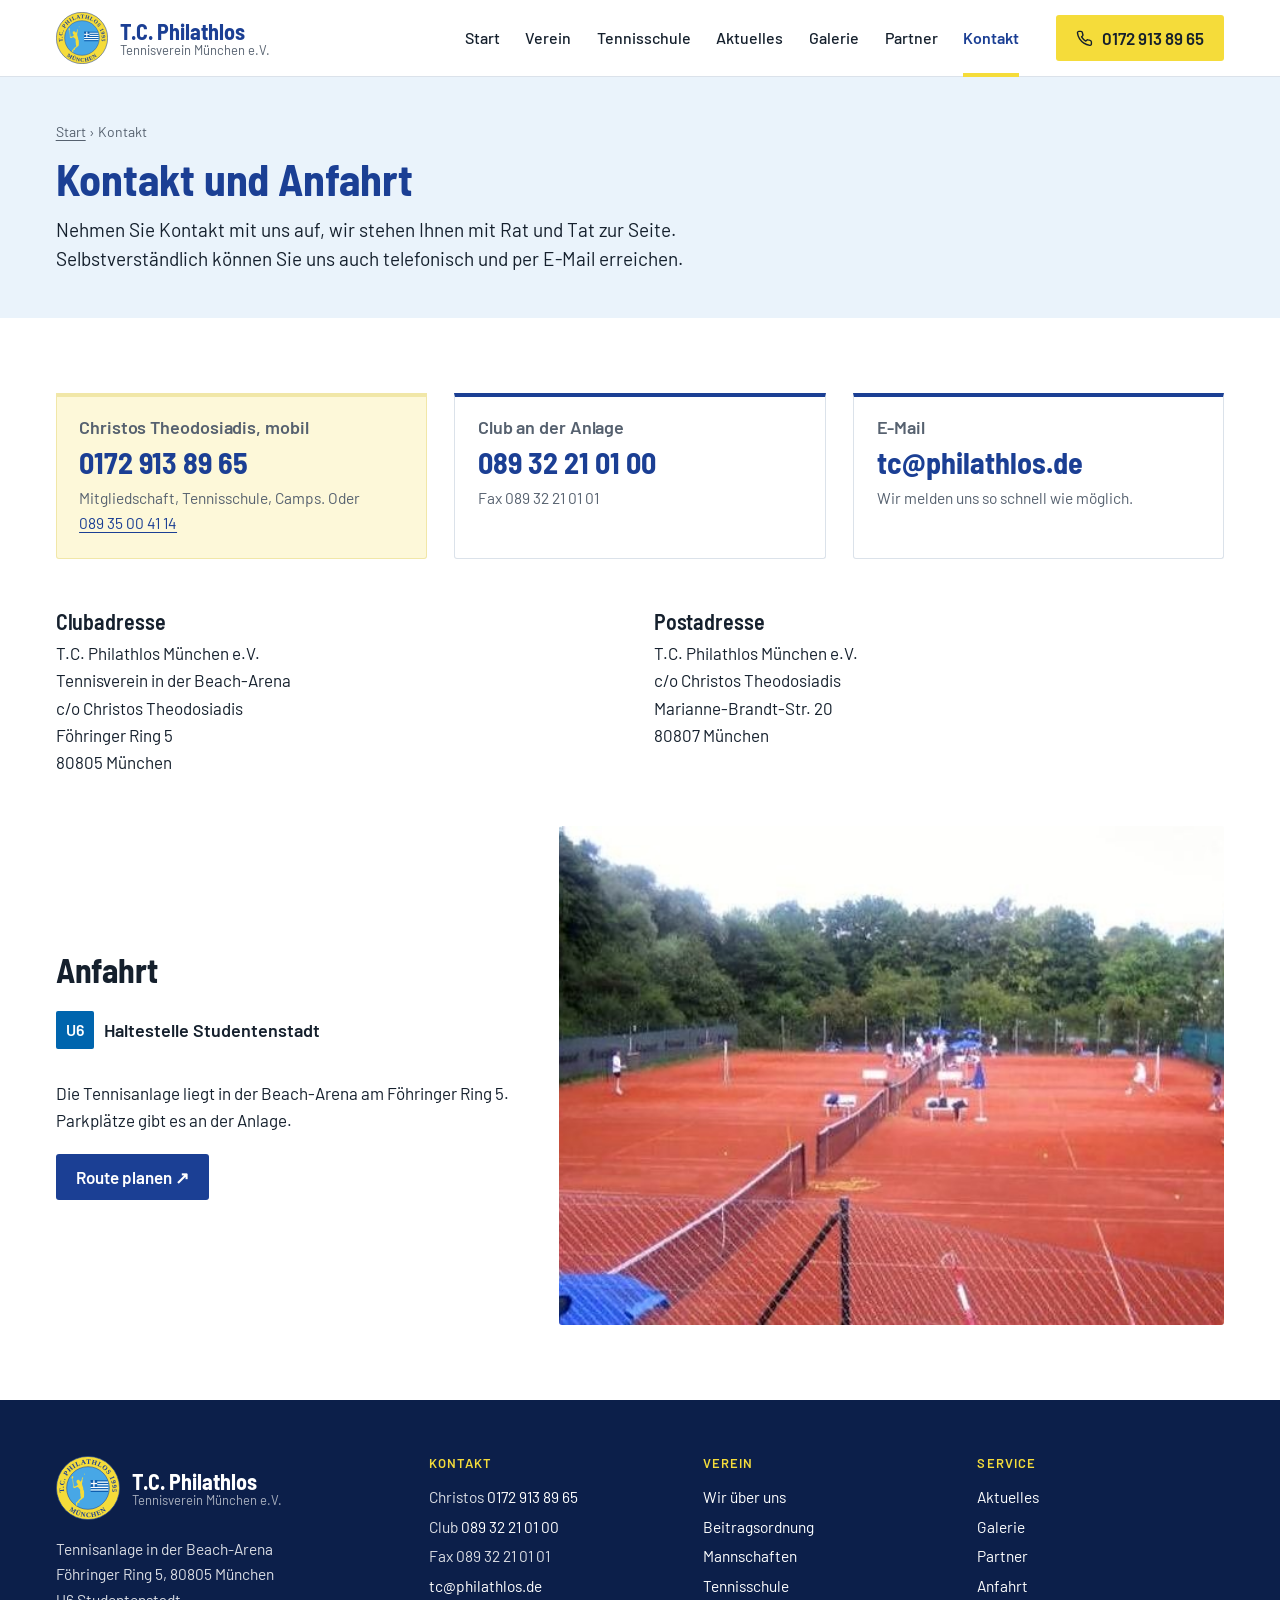
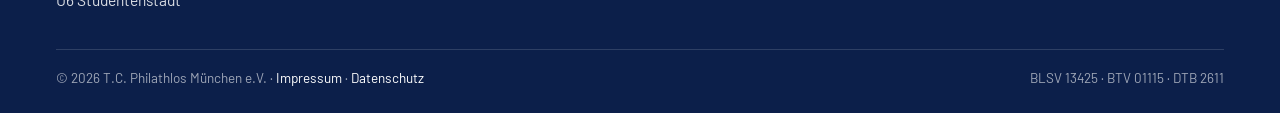
<file: kontakt.html>
<!DOCTYPE html>
<html lang="de">
<head>
<meta charset="utf-8">
<meta name="viewport" content="width=device-width, initial-scale=1">
<title>Kontakt & Anfahrt · T.C. Philathlos München</title>
<meta name="description" content="Kontakt zum T.C. Philathlos München: Föhringer Ring 5, 80805 München (U6 Studentenstadt). Telefon 0172 913 89 65, tc@philathlos.de.">
<meta name="theme-color" content="#1b3f94">
<meta property="og:type" content="website">
<meta property="og:locale" content="de_DE">
<meta property="og:site_name" content="T.C. Philathlos München e.V.">
<meta property="og:title" content="Kontakt &amp; Anfahrt · T.C. Philathlos München">
<meta property="og:description" content="Kontakt zum T.C. Philathlos München: Föhringer Ring 5, 80805 München (U6 Studentenstadt). Telefon 0172 913 89 65, tc@philathlos.de.">
<meta property="og:image" content="img/hero-sandplatz.jpg">
<link rel="icon" href="img/wappen.svg" type="image/svg+xml">
<link rel="preload" href="assets/fonts/barlow-400.woff2" as="font" type="font/woff2" crossorigin>
<link rel="preload" href="assets/fonts/barlow-sc-700.woff2" as="font" type="font/woff2" crossorigin>
<link rel="stylesheet" href="assets/css/style.css">
<script src="assets/js/main.js" defer></script>
</head>
<body>
<a class="skip" href="#inhalt">Zum Inhalt springen</a>
<header class="kopf">
  <div class="wrap kopf__innen">
    <a class="marke" href="index.html" aria-label="T.C. Philathlos München e.V., zur Startseite"><img src="img/wappen.svg" alt="" width="52" height="52"><span class="marke__text"><span class="marke__name">T.C. Philathlos</span><span class="marke__zusatz">Tennisverein München e.V.</span></span></a>
    <button class="menue-knopf" type="button" aria-expanded="false" aria-controls="hauptnavigation">
      <span class="menue-knopf__striche" aria-hidden="true"></span><span class="menue-knopf__text">Menü</span>
    </button>
    <nav class="nav" id="hauptnavigation" aria-label="Hauptnavigation">
      <ul><li><a href="index.html">Start</a></li><li><a href="verein.html">Verein</a></li><li><a href="tennisschule.html">Tennisschule</a></li><li><a href="aktuelles.html">Aktuelles</a></li><li><a href="galerie.html">Galerie</a></li><li><a href="partner.html">Partner</a></li><li><a href="kontakt.html" aria-current="page">Kontakt</a></li></ul>
      <p class="nav__kontakt"><span><span>Christos</span><a href="tel:+491729138965" class="nw">0172 913 89 65</a></span><span><span>Club</span><a href="tel:+498932210100" class="nw">089 32 21 01 00</a></span><span><span>E-Mail</span><a href="mailto:tc@philathlos.de">tc@philathlos.de</a></span><span><span>Anlage</span>Föhringer Ring 5, U6 Studentenstadt</span></p>
    </nav>
    <a class="knopf knopf--gelb kopf__tel" href="tel:+491729138965" aria-label="Christos anrufen: 0172 913 89 65"><svg viewBox="0 0 24 24" fill="none" stroke="currentColor" stroke-width="2" stroke-linecap="round" stroke-linejoin="round" aria-hidden="true"><path d="M22 16.9v3a2 2 0 0 1-2.2 2 19.8 19.8 0 0 1-8.6-3.1 19.5 19.5 0 0 1-6-6A19.8 19.8 0 0 1 2.1 4.2 2 2 0 0 1 4.1 2h3a2 2 0 0 1 2 1.7c.1.9.4 1.8.7 2.7a2 2 0 0 1-.5 2.1L8 9.8a16 16 0 0 0 6 6l1.3-1.3a2 2 0 0 1 2.1-.4c.9.3 1.8.6 2.7.7a2 2 0 0 1 1.7 2z"/></svg><span>0172 913 89 65</span></a>
  </div>
</header>
<main id="inhalt">
<header class="seitenkopf seitenkopf--ohne-bild">
  <div class="wrap seitenkopf__innen">
    <div>
      <p class="brotkrumen"><a href="index.html">Start</a> › Kontakt</p>
      <h1>Kontakt und Anfahrt</h1>
      <p class="lead">Nehmen Sie Kontakt mit uns auf, wir stehen Ihnen mit Rat und Tat zur Seite. Selbstverständlich können Sie uns auch telefonisch und per E-Mail erreichen.</p>
    </div>
    
  </div>
</header>
<div class="abschnitt">
  <div class="wrap inhalt">
    <div class="kontaktkarten">
      <section class="kontaktkarte kontaktkarte--gelb" aria-labelledby="k1"><h2 id="k1">Christos Theodosiadis, mobil</h2><a class="gross" href="tel:+491729138965">0172 913 89 65</a><p>Mitgliedschaft, Tennisschule, Camps. Oder <a href="tel:+498935004114" class="nw">089 35 00 41 14</a></p></section>
      <section class="kontaktkarte" aria-labelledby="k2"><h2 id="k2">Club an der Anlage</h2><a class="gross" href="tel:+498932210100">089 32 21 01 00</a><p>Fax 089 32 21 01 01</p></section>
      <section class="kontaktkarte" aria-labelledby="k3"><h2 id="k3">E-Mail</h2><a class="gross" href="mailto:tc@philathlos.de?subject=Anfrage%20an%20den%20T.C.%20Philathlos">tc@philathlos.de</a><p>Wir melden uns so schnell wie möglich.</p></section>
    </div>
    <div class="adressen">
      <section aria-labelledby="a1"><h3 id="a1">Clubadresse</h3><address>T.C. Philathlos München e.V.<br>Tennisverein in der Beach-Arena<br>c/o Christos Theodosiadis<br>Föhringer Ring 5<br>80805 München</address></section>
      <section aria-labelledby="a2"><h3 id="a2">Postadresse</h3><address>T.C. Philathlos München e.V.<br>c/o Christos Theodosiadis<br>Marianne-Brandt-Str. 20<br>80807 München</address></section>
    </div>
    <section id="anfahrt" class="anfahrt" aria-labelledby="weg">
      <div>
        <h2 id="weg">Anfahrt</h2>
        <p class="ubahn"><b>U6</b> Haltestelle Studentenstadt</p>
        <p>Die Tennisanlage liegt in der Beach-Arena am Föhringer Ring 5. Parkplätze gibt es an der Anlage.</p>
        <div class="knoepfe" style="margin-top:1.25rem"><a class="knopf knopf--blau" href="https://www.openstreetmap.org/search?query=F%C3%B6hringer%20Ring%205%2C%2080805%20M%C3%BCnchen" target="_blank" rel="noopener">Route planen ↗</a></div>
      </div>
      <figure class="anfahrt__bild"><img src="img/anlage-plaetze.jpg" alt="Die Sandplätze der Anlage" loading="lazy"></figure>
    </section>
  </div>
</div>

</main>
<footer class="fuss">
  <div class="wrap">
    <div class="fuss__raster">
      <div>
        <a class="marke" href="index.html" aria-label="Zur Startseite"><img src="img/wappen.svg" alt="" width="64" height="64"><span class="marke__text"><span class="marke__name">T.C. Philathlos</span><span class="marke__zusatz">Tennisverein München e.V.</span></span></a>
        <address>Tennisanlage in der Beach-Arena<br>Föhringer Ring 5, 80805 München<br>U6 Studentenstadt</address>
      </div>
      <div>
        <h2>Kontakt</h2>
        <ul><li>Christos <a href="tel:+491729138965" class="nw">0172 913 89 65</a></li><li>Club <a href="tel:+498932210100" class="nw">089 32 21 01 00</a></li><li>Fax 089 32 21 01 01</li><li><a href="mailto:tc@philathlos.de">tc@philathlos.de</a></li></ul>
      </div>
      <div>
        <h2>Verein</h2>
        <ul><li><a href="verein.html">Wir über uns</a></li><li><a href="verein.html#beitraege">Beitragsordnung</a></li><li><a href="verein.html#mannschaften">Mannschaften</a></li><li><a href="tennisschule.html">Tennisschule</a></li></ul>
      </div>
      <div>
        <h2>Service</h2>
        <ul><li><a href="aktuelles.html">Aktuelles</a></li><li><a href="galerie.html">Galerie</a></li><li><a href="partner.html">Partner</a></li><li><a href="kontakt.html#anfahrt">Anfahrt</a></li></ul>
      </div>
    </div>
    <div class="fuss__unten">
      <span>© <span data-jahr>2026</span> T.C. Philathlos München e.V. · <a href="impressum.html">Impressum</a> · <a href="datenschutz.html">Datenschutz</a></span>
      <span>BLSV 13425 · BTV 01115 · DTB 2611</span>
    </div>
  </div>
</footer>
</body>
</html>
</file>
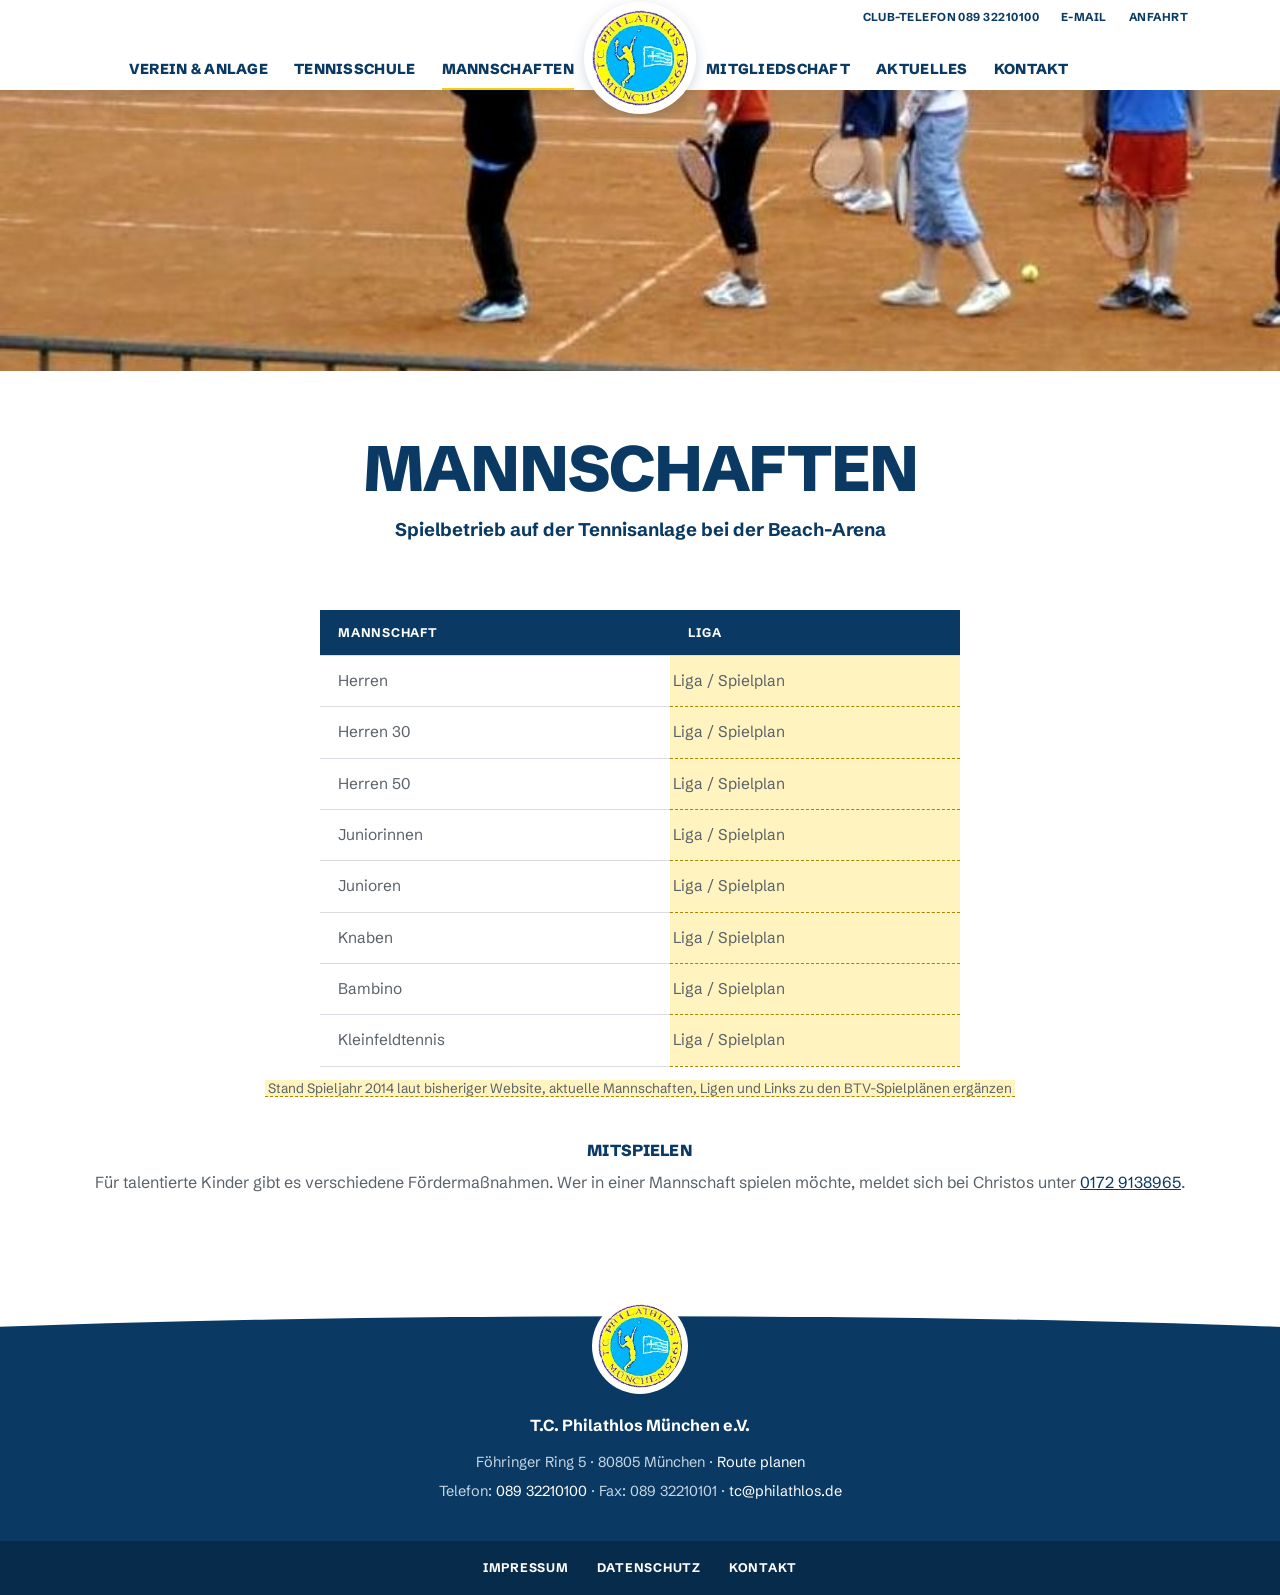
<file: mannschaften.html>
<!doctype html>
<html lang="de">
<head>
<meta charset="utf-8">
<meta name="viewport" content="width=device-width,initial-scale=1">
<title>Mannschaften – T.C. Philathlos München e.V.</title>
<meta name="description" content="Tennisverein T.C. Philathlos München e.V., gegründet 1995. Fünf Sandplätze am Föhringer Ring 5 bei der Beach-Arena, U6 Studentenstadt. Tennisschule, Beachsport, keine Aufnahmegebühr.">
<link rel="stylesheet" href="style.css">
</head>
<body>

<header class="site-head">
  <div class="wrap">
    <div class="util">
      <a href="tel:+498932210100">Club-Telefon 089 32210100</a>
      <a href="mailto:tc@philathlos.de">E-Mail</a>
      <a href="index.html#kontakt">Anfahrt</a>
    </div>
    <div class="bar">
      <div class="navs">
        <nav class="nav l" aria-label="Hauptnavigation links">
          <a href="verein.html">Verein &amp; Anlage</a>
          <a href="tennisschule.html">Tennisschule</a>
          <a href="mannschaften.html" aria-current="page">Mannschaften</a>
        </nav>
        <nav class="nav r" aria-label="Hauptnavigation rechts">
          <a href="mitgliedschaft.html">Mitgliedschaft</a>
          <a href="index.html#aktuelles">Aktuelles</a>
          <a href="index.html#kontakt">Kontakt</a>
        </nav>
      </div>
      <a class="badge" href="index.html" aria-label="T.C. Philathlos München – Startseite">
        <img src="img/logo.jpg" width="160" height="158" alt="Logo T.C. Philathlos München">
      </a>
      <button class="menu" aria-expanded="false">Menü</button>
    </div>
  </div>
</header>

<main>
<div class="page-hero"><img src="img/anlage-training.jpg" width="798" height="478" alt="Training auf der Anlage"></div>
<section class="page-title center">
  <div class="wrap">
    <h1>Mannschaften</h1>
    <p class="lead">Spielbetrieb auf der Tennisanlage bei der Beach-Arena</p>
  </div>
</section>
<section class="sec plain">
  <div class="wrap">
    <table>
      <thead><tr><th>Mannschaft</th><th>Liga</th></tr></thead>
      <tbody>
        <tr><td>Herren</td><td class="ph">Liga / Spielplan</td></tr>
        <tr><td>Herren 30</td><td class="ph">Liga / Spielplan</td></tr>
        <tr><td>Herren 50</td><td class="ph">Liga / Spielplan</td></tr>
        <tr><td>Juniorinnen</td><td class="ph">Liga / Spielplan</td></tr>
        <tr><td>Junioren</td><td class="ph">Liga / Spielplan</td></tr>
        <tr><td>Knaben</td><td class="ph">Liga / Spielplan</td></tr>
        <tr><td>Bambino</td><td class="ph">Liga / Spielplan</td></tr>
        <tr><td>Kleinfeldtennis</td><td class="ph">Liga / Spielplan</td></tr>
      </tbody>
    </table>
    <p class="small center" style="margin-top:10px"><span class="ph">Stand Spieljahr 2014 laut bisheriger Website, aktuelle Mannschaften, Ligen und Links zu den BTV-Spielplänen ergänzen</span></p>
    <div class="teams">
      <h3>Mitspielen</h3>
      <p>Für talentierte Kinder gibt es verschiedene Fördermaßnahmen. Wer in einer Mannschaft spielen möchte, meldet sich bei Christos unter <a href="tel:+491729138965">0172 9138965</a>.</p>
    </div>
  </div>
</section>
</main>

<footer>
  <div class="main">
    <div class="foot-logo"><img src="img/logo.jpg" width="160" height="158" alt=""></div>
    <div class="wrap">
      <b>T.C. Philathlos München e.V.</b>
      <p>Föhringer Ring 5 · 80805 München · <a href="https://www.openstreetmap.org/search?query=F%C3%B6hringer%20Ring%205%2C%2080805%20M%C3%BCnchen" rel="noopener">Route planen</a></p>
      <p>Telefon: <a href="tel:+498932210100">089 32210100</a> · Fax: 089 32210101 · <a href="mailto:tc@philathlos.de">tc@philathlos.de</a></p>
    </div>
  </div>
  <div class="foot-links">
    <a href="impressum.html">Impressum</a><a href="datenschutz.html">Datenschutz</a><a href="index.html#kontakt">Kontakt</a>
  </div>
</footer>

<script>
(function(){var h=document.querySelector('.site-head'),b=h.querySelector('.menu');
b.addEventListener('click',function(){var o=h.classList.toggle('open');b.setAttribute('aria-expanded',o);b.textContent=o?'Schließen':'Menü'});
h.querySelectorAll('.nav a').forEach(function(a){a.addEventListener('click',function(){h.classList.remove('open');b.setAttribute('aria-expanded','false');b.textContent='Menü'})});
var links=[].slice.call(h.querySelectorAll('.nav a[href^="#"]'));
if('IntersectionObserver' in window){var io=new IntersectionObserver(function(es){es.forEach(function(e){if(e.isIntersecting){links.forEach(function(l){l.setAttribute('aria-current',l.getAttribute('href')==='#'+e.target.id?'true':'false')})}})},{rootMargin:'-45% 0px -50% 0px'});
links.forEach(function(l){var s=document.querySelector(l.getAttribute('href'));if(s)io.observe(s)})}
})();
</script>
</body>
</html>
</file>
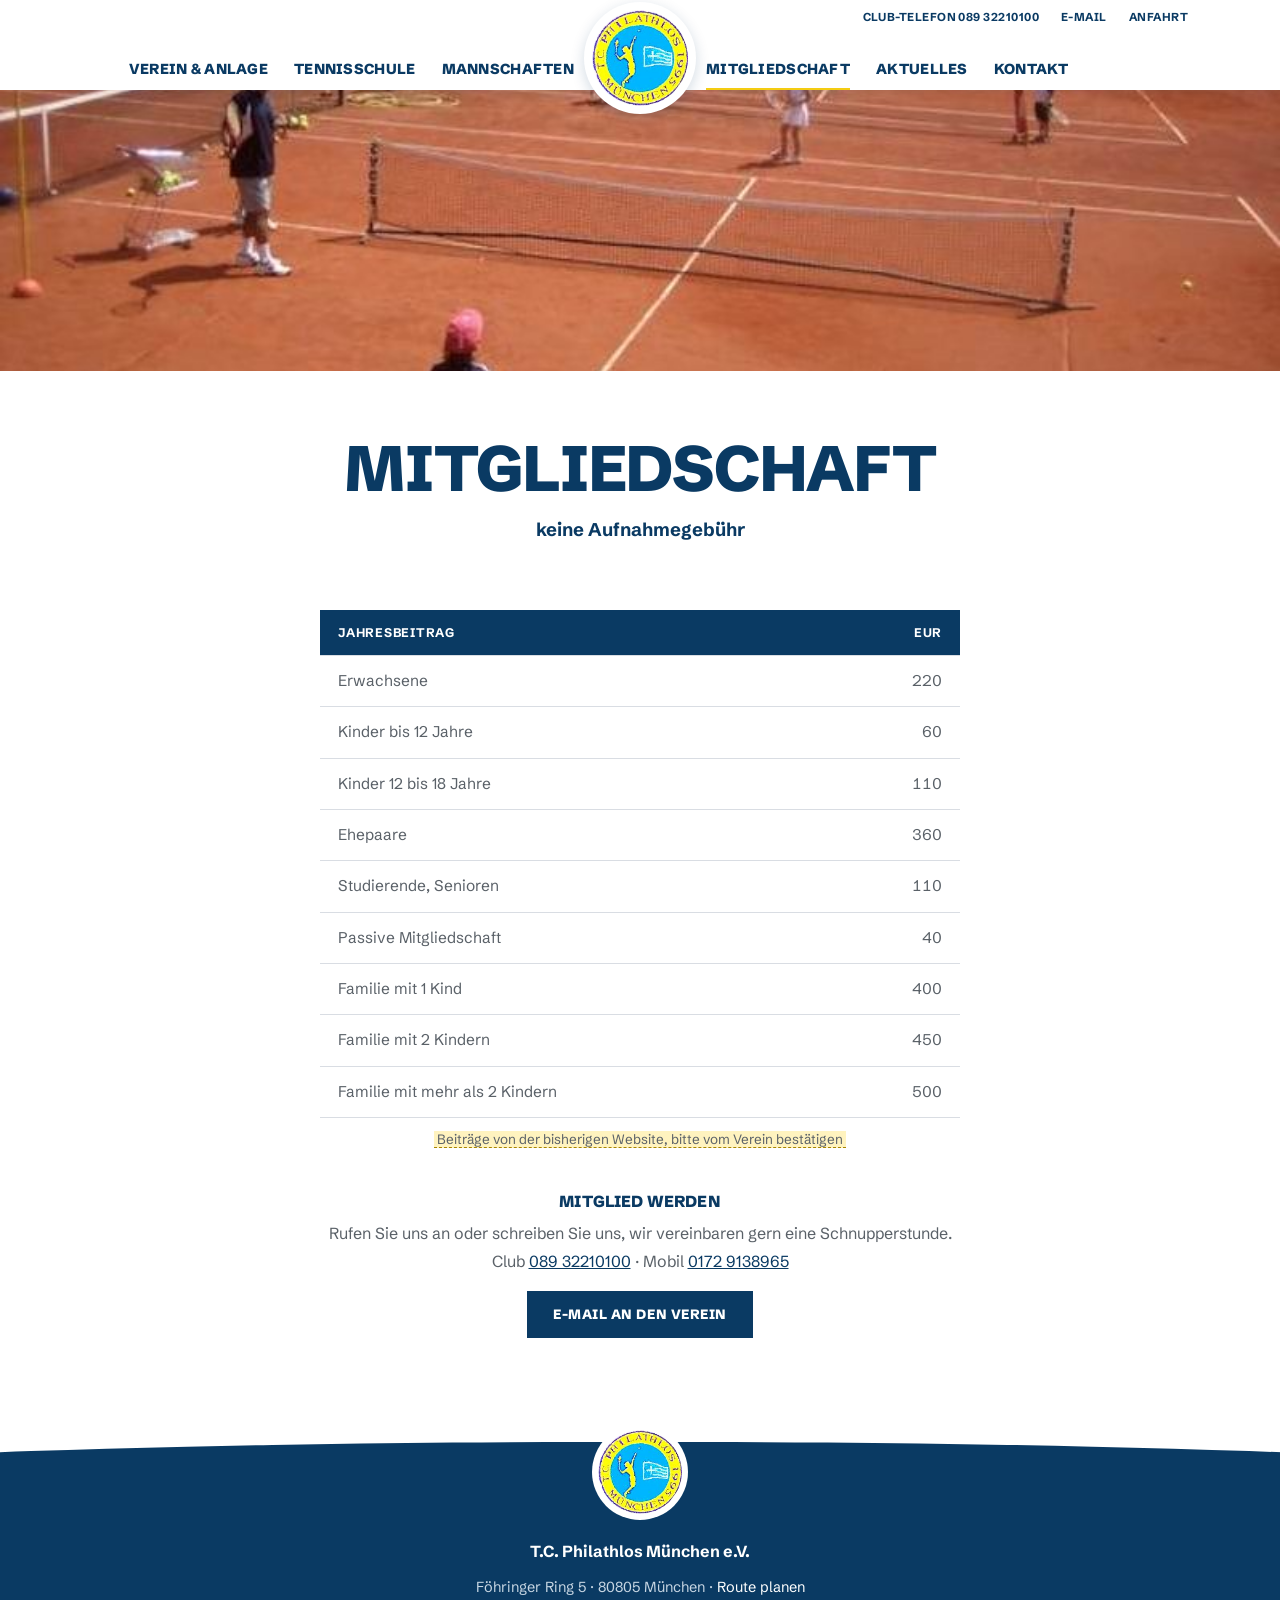
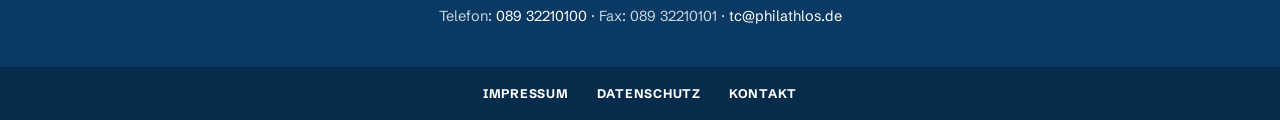
<file: mitgliedschaft.html>
<!doctype html>
<html lang="de">
<head>
<meta charset="utf-8">
<meta name="viewport" content="width=device-width,initial-scale=1">
<title>Mitgliedschaft – T.C. Philathlos München e.V.</title>
<meta name="description" content="Tennisverein T.C. Philathlos München e.V., gegründet 1995. Fünf Sandplätze am Föhringer Ring 5 bei der Beach-Arena, U6 Studentenstadt. Tennisschule, Beachsport, keine Aufnahmegebühr.">
<link rel="stylesheet" href="style.css">
</head>
<body>

<header class="site-head">
  <div class="wrap">
    <div class="util">
      <a href="tel:+498932210100">Club-Telefon 089 32210100</a>
      <a href="mailto:tc@philathlos.de">E-Mail</a>
      <a href="index.html#kontakt">Anfahrt</a>
    </div>
    <div class="bar">
      <div class="navs">
        <nav class="nav l" aria-label="Hauptnavigation links">
          <a href="verein.html">Verein &amp; Anlage</a>
          <a href="tennisschule.html">Tennisschule</a>
          <a href="mannschaften.html">Mannschaften</a>
        </nav>
        <nav class="nav r" aria-label="Hauptnavigation rechts">
          <a href="mitgliedschaft.html" aria-current="page">Mitgliedschaft</a>
          <a href="index.html#aktuelles">Aktuelles</a>
          <a href="index.html#kontakt">Kontakt</a>
        </nav>
      </div>
      <a class="badge" href="index.html" aria-label="T.C. Philathlos München – Startseite">
        <img src="img/logo.jpg" width="160" height="158" alt="Logo T.C. Philathlos München">
      </a>
      <button class="menu" aria-expanded="false">Menü</button>
    </div>
  </div>
</header>

<main>
<div class="page-hero"><img src="img/saison-plaetze.jpg" width="798" height="478" alt="Sandplätze des Vereins"></div>
<section class="page-title center">
  <div class="wrap">
    <h1>Mitgliedschaft</h1>
    <p class="lead">keine Aufnahmegebühr</p>
  </div>
</section>
<section class="sec plain" id="mitgliedschaft">
  <div class="wrap">
    
    <table>
      <thead><tr><th>Jahresbeitrag</th><th class="n">EUR</th></tr></thead>
      <tbody>
        <tr><td>Erwachsene</td><td class="n">220</td></tr>
        <tr><td>Kinder bis 12 Jahre</td><td class="n">60</td></tr>
        <tr><td>Kinder 12 bis 18 Jahre</td><td class="n">110</td></tr>
        <tr><td>Ehepaare</td><td class="n">360</td></tr>
        <tr><td>Studierende, Senioren</td><td class="n">110</td></tr>
        <tr><td>Passive Mitgliedschaft</td><td class="n">40</td></tr>
        <tr><td>Familie mit 1 Kind</td><td class="n">400</td></tr>
        <tr><td>Familie mit 2 Kindern</td><td class="n">450</td></tr>
        <tr><td>Familie mit mehr als 2 Kindern</td><td class="n">500</td></tr>
      </tbody>
    </table>
    <p class="small center" style="margin-top:10px"><span class="ph">Beiträge von der bisherigen Website, bitte vom Verein bestätigen</span></p>
    <div class="teams">
      <h3>Mitglied werden</h3>
      <p>Rufen Sie uns an oder schreiben Sie uns, wir vereinbaren gern eine Schnupperstunde.<br>Club <a href="tel:+498932210100">089 32210100</a> · Mobil <a href="tel:+491729138965">0172 9138965</a></p>
      <a class="btn" href="mailto:tc@philathlos.de">E-Mail an den Verein</a>
    </div>
  </div>
</section>

</main>

<footer>
  <div class="main">
    <div class="foot-logo"><img src="img/logo.jpg" width="160" height="158" alt=""></div>
    <div class="wrap">
      <b>T.C. Philathlos München e.V.</b>
      <p>Föhringer Ring 5 · 80805 München · <a href="https://www.openstreetmap.org/search?query=F%C3%B6hringer%20Ring%205%2C%2080805%20M%C3%BCnchen" rel="noopener">Route planen</a></p>
      <p>Telefon: <a href="tel:+498932210100">089 32210100</a> · Fax: 089 32210101 · <a href="mailto:tc@philathlos.de">tc@philathlos.de</a></p>
    </div>
  </div>
  <div class="foot-links">
    <a href="impressum.html">Impressum</a><a href="datenschutz.html">Datenschutz</a><a href="index.html#kontakt">Kontakt</a>
  </div>
</footer>

<script>
(function(){var h=document.querySelector('.site-head'),b=h.querySelector('.menu');
b.addEventListener('click',function(){var o=h.classList.toggle('open');b.setAttribute('aria-expanded',o);b.textContent=o?'Schließen':'Menü'});
h.querySelectorAll('.nav a').forEach(function(a){a.addEventListener('click',function(){h.classList.remove('open');b.setAttribute('aria-expanded','false');b.textContent='Menü'})});
var links=[].slice.call(h.querySelectorAll('.nav a[href^="#"]'));
if('IntersectionObserver' in window){var io=new IntersectionObserver(function(es){es.forEach(function(e){if(e.isIntersecting){links.forEach(function(l){l.setAttribute('aria-current',l.getAttribute('href')==='#'+e.target.id?'true':'false')})}})},{rootMargin:'-45% 0px -50% 0px'});
links.forEach(function(l){var s=document.querySelector(l.getAttribute('href'));if(s)io.observe(s)})}
})();
</script>
</body>
</html>
</file>
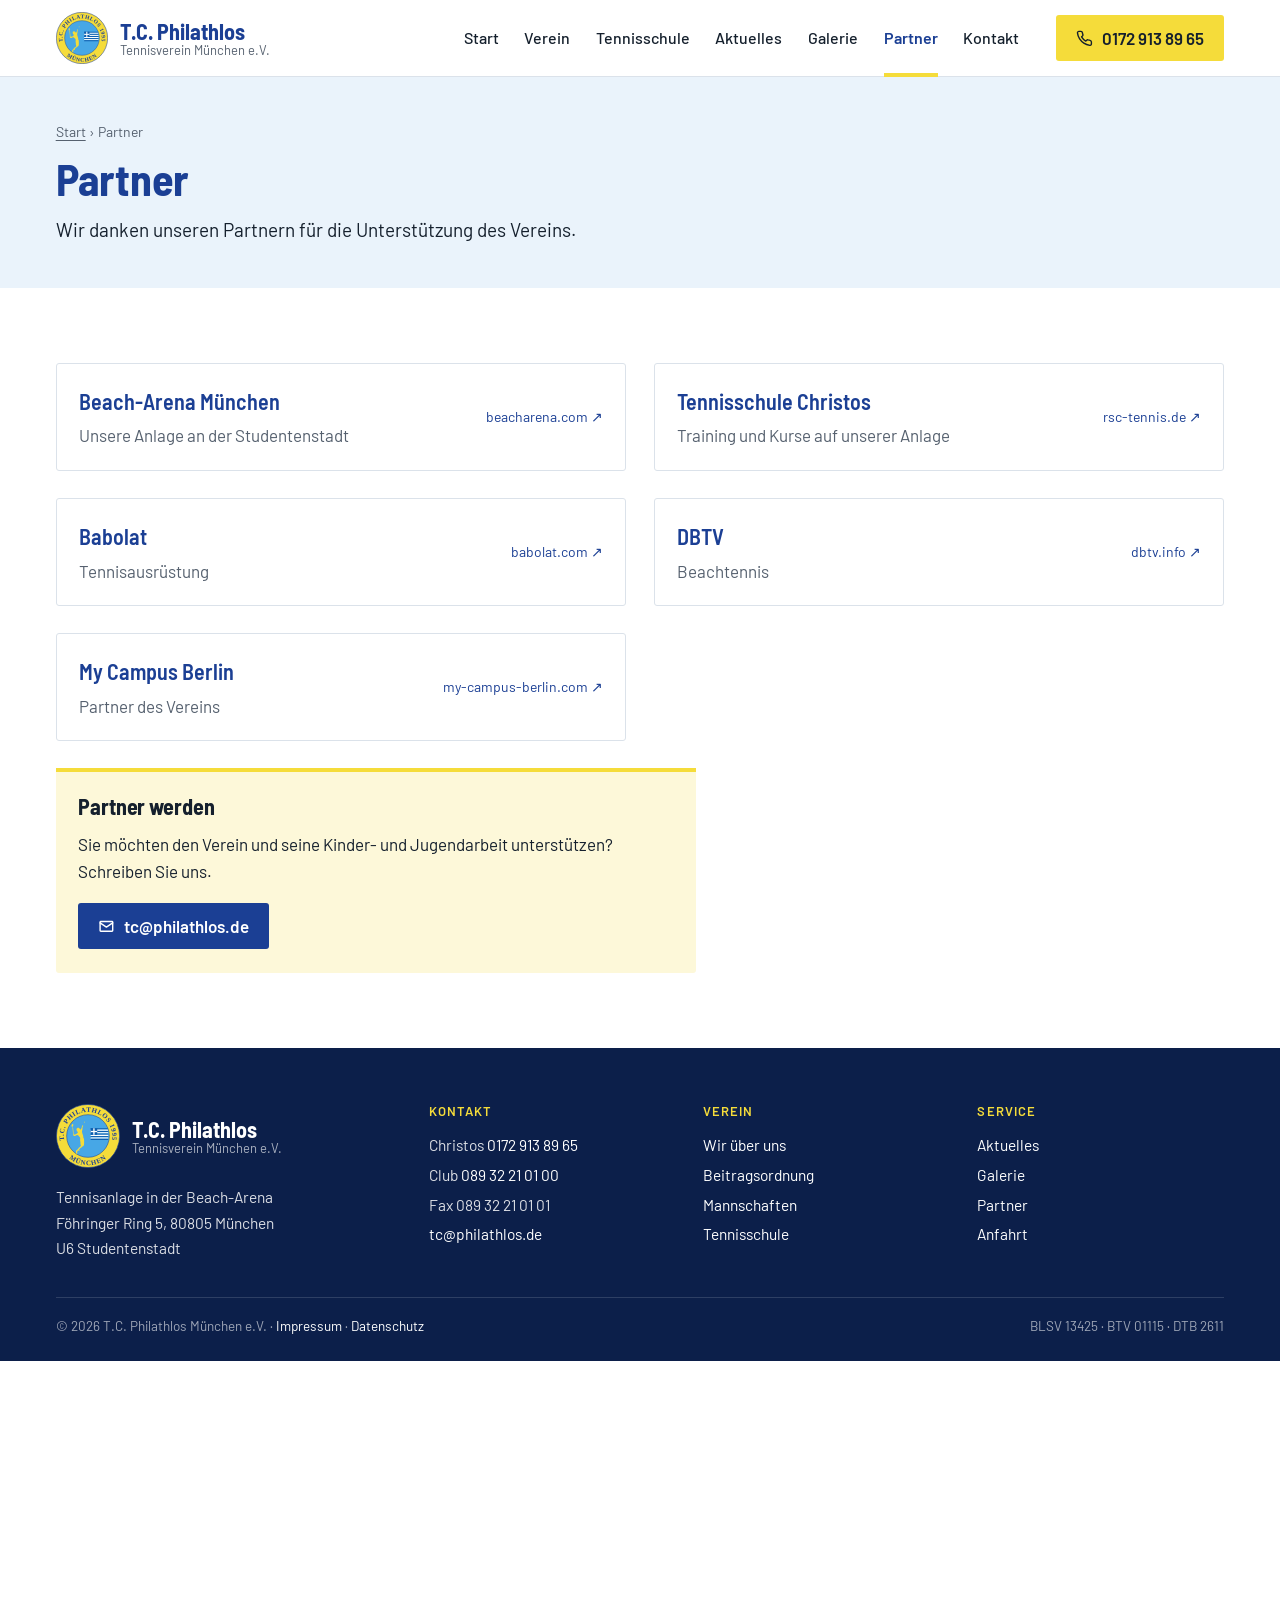
<file: partner.htm>
<!DOCTYPE html><html lang="de"><head><meta charset="utf-8"><title>Weiterleitung</title><meta http-equiv="refresh" content="0; url=partner.html"><link rel="canonical" href="partner.html"><meta name="robots" content="noindex"></head><body><p><a href="partner.html">Weiter zur neuen Seite</a></p></body></html>
</file>
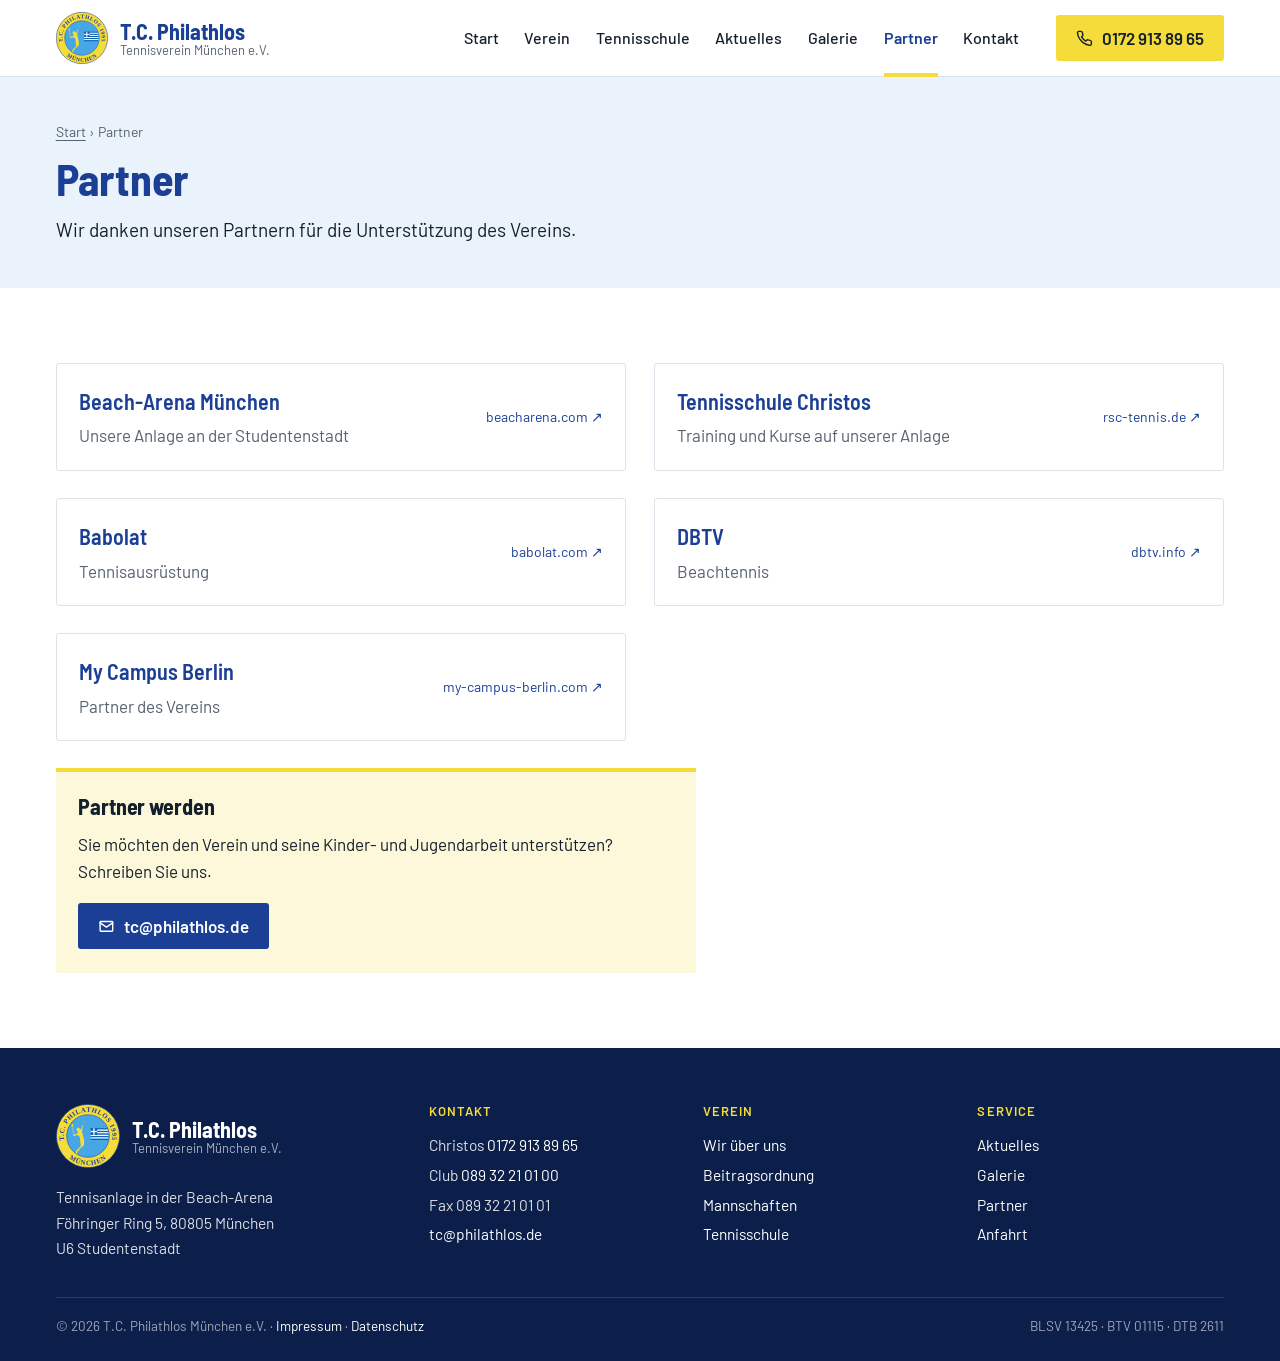
<file: partner.html>
<!DOCTYPE html>
<html lang="de">
<head>
<meta charset="utf-8">
<meta name="viewport" content="width=device-width, initial-scale=1">
<title>Partner · T.C. Philathlos München</title>
<meta name="description" content="Partner des T.C. Philathlos München e.V.">
<meta name="theme-color" content="#1b3f94">
<meta property="og:type" content="website">
<meta property="og:locale" content="de_DE">
<meta property="og:site_name" content="T.C. Philathlos München e.V.">
<meta property="og:title" content="Partner · T.C. Philathlos München">
<meta property="og:description" content="Partner des T.C. Philathlos München e.V.">
<meta property="og:image" content="img/hero-sandplatz.jpg">
<link rel="icon" href="img/wappen.svg" type="image/svg+xml">
<link rel="preload" href="assets/fonts/barlow-400.woff2" as="font" type="font/woff2" crossorigin>
<link rel="preload" href="assets/fonts/barlow-sc-700.woff2" as="font" type="font/woff2" crossorigin>
<link rel="stylesheet" href="assets/css/style.css">
<script src="assets/js/main.js" defer></script>
</head>
<body>
<a class="skip" href="#inhalt">Zum Inhalt springen</a>
<header class="kopf">
  <div class="wrap kopf__innen">
    <a class="marke" href="index.html" aria-label="T.C. Philathlos München e.V., zur Startseite"><img src="img/wappen.svg" alt="" width="52" height="52"><span class="marke__text"><span class="marke__name">T.C. Philathlos</span><span class="marke__zusatz">Tennisverein München e.V.</span></span></a>
    <button class="menue-knopf" type="button" aria-expanded="false" aria-controls="hauptnavigation">
      <span class="menue-knopf__striche" aria-hidden="true"></span><span class="menue-knopf__text">Menü</span>
    </button>
    <nav class="nav" id="hauptnavigation" aria-label="Hauptnavigation">
      <ul><li><a href="index.html">Start</a></li><li><a href="verein.html">Verein</a></li><li><a href="tennisschule.html">Tennisschule</a></li><li><a href="aktuelles.html">Aktuelles</a></li><li><a href="galerie.html">Galerie</a></li><li><a href="partner.html" aria-current="page">Partner</a></li><li><a href="kontakt.html">Kontakt</a></li></ul>
      <p class="nav__kontakt"><span><span>Christos</span><a href="tel:+491729138965" class="nw">0172 913 89 65</a></span><span><span>Club</span><a href="tel:+498932210100" class="nw">089 32 21 01 00</a></span><span><span>E-Mail</span><a href="mailto:tc@philathlos.de">tc@philathlos.de</a></span><span><span>Anlage</span>Föhringer Ring 5, U6 Studentenstadt</span></p>
    </nav>
    <a class="knopf knopf--gelb kopf__tel" href="tel:+491729138965" aria-label="Christos anrufen: 0172 913 89 65"><svg viewBox="0 0 24 24" fill="none" stroke="currentColor" stroke-width="2" stroke-linecap="round" stroke-linejoin="round" aria-hidden="true"><path d="M22 16.9v3a2 2 0 0 1-2.2 2 19.8 19.8 0 0 1-8.6-3.1 19.5 19.5 0 0 1-6-6A19.8 19.8 0 0 1 2.1 4.2 2 2 0 0 1 4.1 2h3a2 2 0 0 1 2 1.7c.1.9.4 1.8.7 2.7a2 2 0 0 1-.5 2.1L8 9.8a16 16 0 0 0 6 6l1.3-1.3a2 2 0 0 1 2.1-.4c.9.3 1.8.6 2.7.7a2 2 0 0 1 1.7 2z"/></svg><span>0172 913 89 65</span></a>
  </div>
</header>
<main id="inhalt">
<header class="seitenkopf seitenkopf--ohne-bild">
  <div class="wrap seitenkopf__innen">
    <div>
      <p class="brotkrumen"><a href="index.html">Start</a> › Partner</p>
      <h1>Partner</h1>
      <p class="lead">Wir danken unseren Partnern für die Unterstützung des Vereins.</p>
    </div>
    
  </div>
</header>
<div class="abschnitt">
  <div class="wrap">
    <ul class="partnerliste"><li><a href="http://www.beacharena.com/" target="_blank" rel="noopener"><strong>Beach-Arena München</strong><span>Unsere Anlage an der Studentenstadt</span><em>beacharena.com ↗</em></a></li><li><a href="http://www.rsc-tennis.de/" target="_blank" rel="noopener"><strong>Tennisschule Christos</strong><span>Training und Kurse auf unserer Anlage</span><em>rsc-tennis.de ↗</em></a></li><li><a href="https://www.babolat.com/" target="_blank" rel="noopener"><strong>Babolat</strong><span>Tennisausrüstung</span><em>babolat.com ↗</em></a></li><li><a href="http://www.dbtv.info/" target="_blank" rel="noopener"><strong>DBTV</strong><span>Beachtennis</span><em>dbtv.info ↗</em></a></li><li><a href="http://my-campus-berlin.com/" target="_blank" rel="noopener"><strong>My Campus Berlin</strong><span>Partner des Vereins</span><em>my-campus-berlin.com ↗</em></a></li></ul>
    <section class="infokasten infokasten--gelb" style="margin-top:var(--spalt);max-width:40rem" aria-labelledby="pw">
      <h2 id="pw">Partner werden</h2>
      <p>Sie möchten den Verein und seine Kinder- und Jugendarbeit unterstützen? Schreiben Sie uns.</p>
      <div class="knoepfe"><a class="knopf knopf--blau" href="mailto:tc@philathlos.de?subject=Partnerschaft"><svg viewBox="0 0 24 24" fill="none" stroke="currentColor" stroke-width="2" stroke-linecap="round" stroke-linejoin="round" aria-hidden="true"><rect x="3" y="5" width="18" height="14" rx="1"/><path d="m3 7 9 6 9-6"/></svg> tc@philathlos.de</a></div>
    </section>
  </div>
</div>

</main>
<footer class="fuss">
  <div class="wrap">
    <div class="fuss__raster">
      <div>
        <a class="marke" href="index.html" aria-label="Zur Startseite"><img src="img/wappen.svg" alt="" width="64" height="64"><span class="marke__text"><span class="marke__name">T.C. Philathlos</span><span class="marke__zusatz">Tennisverein München e.V.</span></span></a>
        <address>Tennisanlage in der Beach-Arena<br>Föhringer Ring 5, 80805 München<br>U6 Studentenstadt</address>
      </div>
      <div>
        <h2>Kontakt</h2>
        <ul><li>Christos <a href="tel:+491729138965" class="nw">0172 913 89 65</a></li><li>Club <a href="tel:+498932210100" class="nw">089 32 21 01 00</a></li><li>Fax 089 32 21 01 01</li><li><a href="mailto:tc@philathlos.de">tc@philathlos.de</a></li></ul>
      </div>
      <div>
        <h2>Verein</h2>
        <ul><li><a href="verein.html">Wir über uns</a></li><li><a href="verein.html#beitraege">Beitragsordnung</a></li><li><a href="verein.html#mannschaften">Mannschaften</a></li><li><a href="tennisschule.html">Tennisschule</a></li></ul>
      </div>
      <div>
        <h2>Service</h2>
        <ul><li><a href="aktuelles.html">Aktuelles</a></li><li><a href="galerie.html">Galerie</a></li><li><a href="partner.html">Partner</a></li><li><a href="kontakt.html#anfahrt">Anfahrt</a></li></ul>
      </div>
    </div>
    <div class="fuss__unten">
      <span>© <span data-jahr>2026</span> T.C. Philathlos München e.V. · <a href="impressum.html">Impressum</a> · <a href="datenschutz.html">Datenschutz</a></span>
      <span>BLSV 13425 · BTV 01115 · DTB 2611</span>
    </div>
  </div>
</footer>
</body>
</html>
</file>
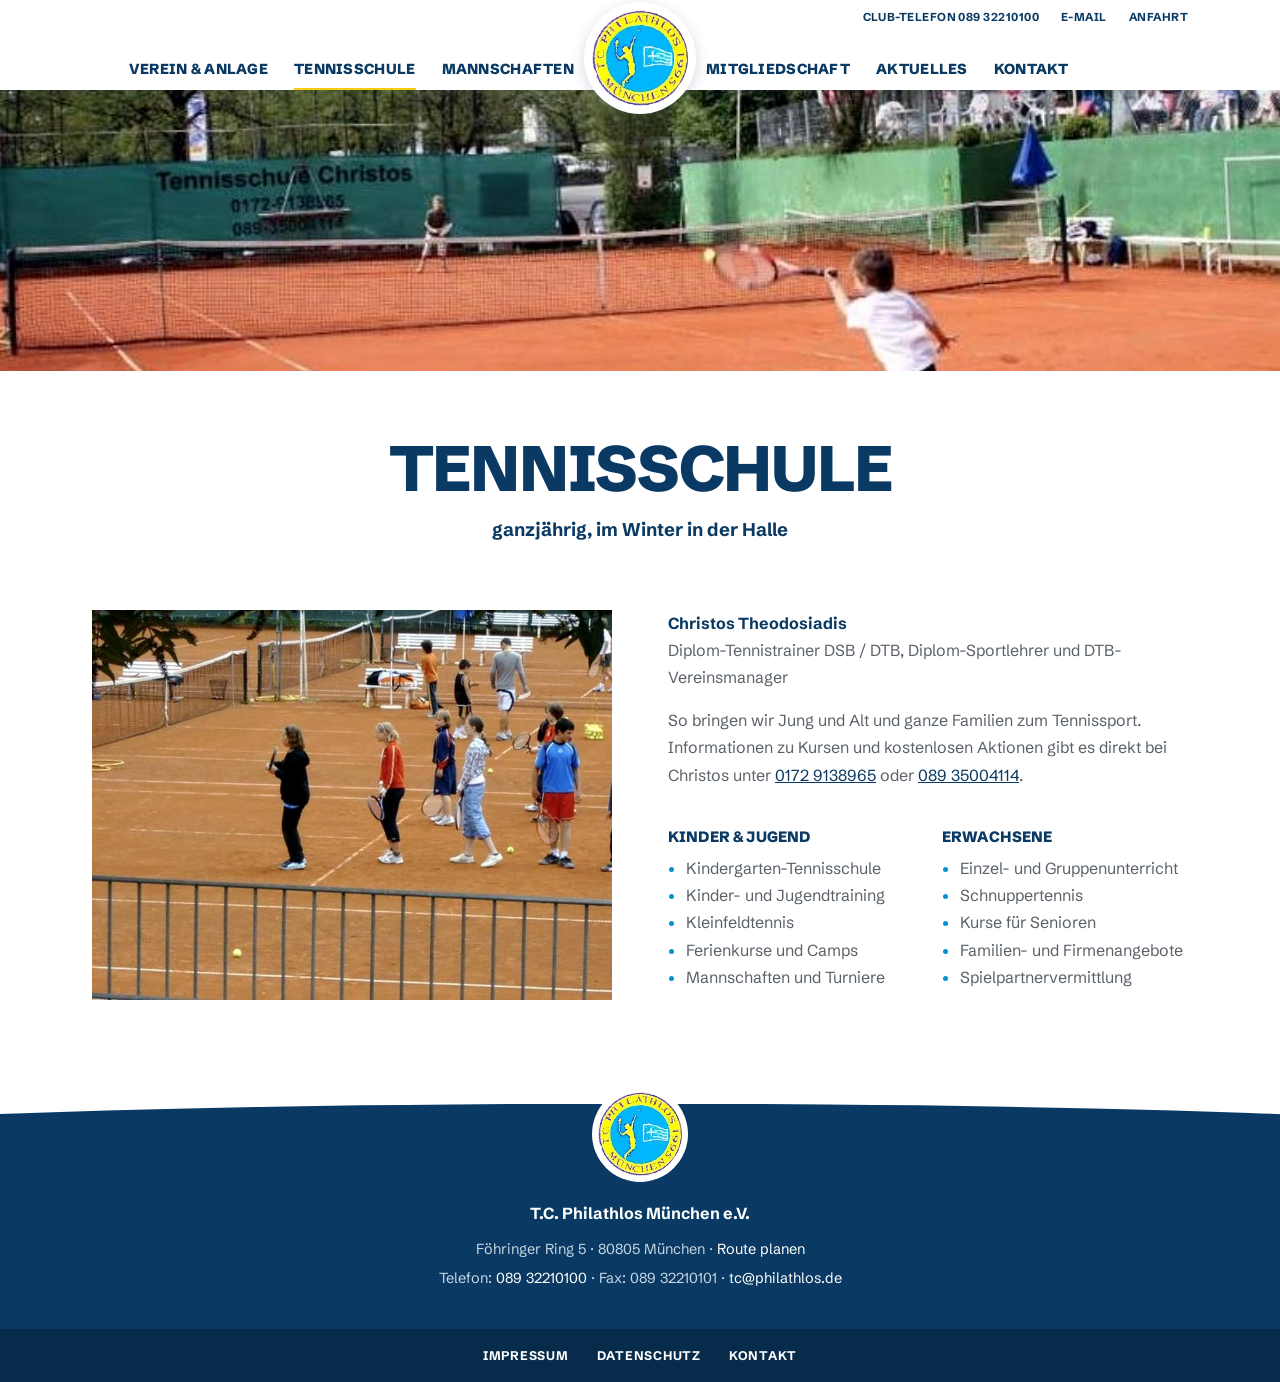
<file: tennisschule.html>
<!doctype html>
<html lang="de">
<head>
<meta charset="utf-8">
<meta name="viewport" content="width=device-width,initial-scale=1">
<title>Tennisschule – T.C. Philathlos München e.V.</title>
<meta name="description" content="Tennisverein T.C. Philathlos München e.V., gegründet 1995. Fünf Sandplätze am Föhringer Ring 5 bei der Beach-Arena, U6 Studentenstadt. Tennisschule, Beachsport, keine Aufnahmegebühr.">
<link rel="stylesheet" href="style.css">
</head>
<body>

<header class="site-head">
  <div class="wrap">
    <div class="util">
      <a href="tel:+498932210100">Club-Telefon 089 32210100</a>
      <a href="mailto:tc@philathlos.de">E-Mail</a>
      <a href="index.html#kontakt">Anfahrt</a>
    </div>
    <div class="bar">
      <div class="navs">
        <nav class="nav l" aria-label="Hauptnavigation links">
          <a href="verein.html">Verein &amp; Anlage</a>
          <a href="tennisschule.html" aria-current="page">Tennisschule</a>
          <a href="mannschaften.html">Mannschaften</a>
        </nav>
        <nav class="nav r" aria-label="Hauptnavigation rechts">
          <a href="mitgliedschaft.html">Mitgliedschaft</a>
          <a href="index.html#aktuelles">Aktuelles</a>
          <a href="index.html#kontakt">Kontakt</a>
        </nav>
      </div>
      <a class="badge" href="index.html" aria-label="T.C. Philathlos München – Startseite">
        <img src="img/logo.jpg" width="160" height="158" alt="Logo T.C. Philathlos München">
      </a>
      <button class="menu" aria-expanded="false">Menü</button>
    </div>
  </div>
</header>

<main>

<div class="page-hero"><img src="img/tennisschule-platz.jpg" width="798" height="478" alt="Jugendspieler auf dem Sandplatz"></div>
<section class="page-title center">
  <div class="wrap">
    <h1>Tennisschule</h1>
    <p class="lead">ganzjährig, im Winter in der Halle</p>
  </div>
</section>
<section class="sec plain" id="tennisschule">
  <div class="wrap">
        <div class="school">
      <img src="img/anlage-training.jpg" width="798" height="598" alt="Training auf der Anlage des T.C. Philathlos" loading="lazy">
      <div>
        <p><strong style="color:var(--navy)">Christos Theodosiadis</strong><br>Diplom-Tennistrainer DSB&nbsp;/&nbsp;DTB, Diplom-Sportlehrer und DTB-Vereinsmanager</p>
        <p>So bringen wir Jung und Alt und ganze Familien zum Tennissport. Informationen zu Kursen und kostenlosen Aktionen gibt es direkt bei Christos unter <a href="tel:+491729138965">0172 9138965</a> oder <a href="tel:+498935004114">089 35004114</a>.</p>
        <div class="cols2">
          <div>
            <h3>Kinder &amp; Jugend</h3>
            <ul>
              <li>Kindergarten-Tennisschule</li>
              <li>Kinder- und Jugendtraining</li>
              <li>Kleinfeldtennis</li>
              <li>Ferienkurse und Camps</li>
              <li>Mannschaften und Turniere</li>
            </ul>
          </div>
          <div>
            <h3>Erwachsene</h3>
            <ul>
              <li>Einzel- und Gruppenunterricht</li>
              <li>Schnuppertennis</li>
              <li>Kurse für Senioren</li>
              <li>Familien- und Firmenangebote</li>
              <li>Spielpartnervermittlung</li>
            </ul>
          </div>
        </div>
      </div>
    </div>
  </div>
</section>

</main>

<footer>
  <div class="main">
    <div class="foot-logo"><img src="img/logo.jpg" width="160" height="158" alt=""></div>
    <div class="wrap">
      <b>T.C. Philathlos München e.V.</b>
      <p>Föhringer Ring 5 · 80805 München · <a href="https://www.openstreetmap.org/search?query=F%C3%B6hringer%20Ring%205%2C%2080805%20M%C3%BCnchen" rel="noopener">Route planen</a></p>
      <p>Telefon: <a href="tel:+498932210100">089 32210100</a> · Fax: 089 32210101 · <a href="mailto:tc@philathlos.de">tc@philathlos.de</a></p>
    </div>
  </div>
  <div class="foot-links">
    <a href="impressum.html">Impressum</a><a href="datenschutz.html">Datenschutz</a><a href="index.html#kontakt">Kontakt</a>
  </div>
</footer>

<script>
(function(){var h=document.querySelector('.site-head'),b=h.querySelector('.menu');
b.addEventListener('click',function(){var o=h.classList.toggle('open');b.setAttribute('aria-expanded',o);b.textContent=o?'Schließen':'Menü'});
h.querySelectorAll('.nav a').forEach(function(a){a.addEventListener('click',function(){h.classList.remove('open');b.setAttribute('aria-expanded','false');b.textContent='Menü'})});
var links=[].slice.call(h.querySelectorAll('.nav a[href^="#"]'));
if('IntersectionObserver' in window){var io=new IntersectionObserver(function(es){es.forEach(function(e){if(e.isIntersecting){links.forEach(function(l){l.setAttribute('aria-current',l.getAttribute('href')==='#'+e.target.id?'true':'false')})}})},{rootMargin:'-45% 0px -50% 0px'});
links.forEach(function(l){var s=document.querySelector(l.getAttribute('href'));if(s)io.observe(s)})}
})();
</script>
</body>
</html>
</file>
<file: style.css>
@font-face{font-family:"Schibsted";src:url(fonts/schibsted-grotesk-400.woff2) format("woff2");font-weight:400;font-display:swap}
@font-face{font-family:"Schibsted";src:url(fonts/schibsted-grotesk-500.woff2) format("woff2");font-weight:500;font-display:swap}
@font-face{font-family:"Schibsted";src:url(fonts/schibsted-grotesk-700.woff2) format("woff2");font-weight:700;font-display:swap}
@font-face{font-family:"Schibsted";src:url(fonts/schibsted-grotesk-800.woff2) format("woff2");font-weight:800;font-display:swap}

/* Vereinsfarben nach Logo: Blau + Gelb */
:root{
  --navy:#0a3a63;
  --navy-d:#072b4a;
  --sky:#0094d4;
  --yellow:#f4cc12;
  --text:#5a6168;
  --grey:#eeeff3;
  --line:#d9dde3;
  --wrap:1160px;
  --pad:clamp(20px,3vw,32px);
}
*,*::before,*::after{box-sizing:border-box}
html{-webkit-text-size-adjust:100%;scroll-behavior:smooth;scroll-padding-top:110px}
body{margin:0;background:#fff;color:var(--text);font:400 16px/1.7 "Schibsted",Arial,sans-serif;overflow-x:hidden}
img{display:block;max-width:100%;height:auto}
a{color:var(--navy)}
h1,h2,h3{color:var(--navy);text-transform:uppercase;font-weight:800;margin:0}
h1{font-size:clamp(2rem,5vw,4rem);line-height:1.05;letter-spacing:-.02em}
h2{font-size:clamp(1.75rem,3.4vw,2.5rem);line-height:1.05;letter-spacing:-.015em}
h3{font-size:1rem;line-height:1.35;letter-spacing:.01em}
p{margin:0 0 1em}
.wrap{max-width:var(--wrap);margin:0 auto;padding:0 var(--pad)}
.center{text-align:center}
:focus-visible{outline:2px solid var(--sky);outline-offset:2px}
.ph{background:#fff3bf;border-bottom:1px dashed #a88400;padding:0 .2em}

/* Kopf: Logo mittig, Navigation links und rechts */
.site-head{position:sticky;top:0;z-index:30;background:rgba(255,255,255,.72);-webkit-backdrop-filter:blur(20px) saturate(180%);backdrop-filter:blur(20px) saturate(180%);box-shadow:0 6px 18px -8px rgba(10,58,99,.18)}
.util{display:flex;justify-content:flex-end;gap:22px;font-size:11.5px;font-weight:700;text-transform:uppercase;letter-spacing:.04em;padding-top:8px}
.util a{color:var(--navy);text-decoration:none}
.util a:hover{color:var(--sky)}
.bar{display:grid;grid-template-columns:1fr 132px 1fr;align-items:center;height:62px}
.navs{display:contents}
.nav{display:flex;gap:26px}
.nav.l{justify-content:flex-end}
.nav a{color:var(--navy);text-decoration:none;font-size:14.5px;font-weight:800;text-transform:uppercase;letter-spacing:.02em;padding:6px 0;border-bottom:2px solid transparent}
.nav a:hover{border-bottom-color:rgba(244,204,18,.6)}
.nav a[aria-current="true"]{border-bottom-color:var(--yellow)}
.badge{grid-column:2;grid-row:1;justify-self:center;align-self:start;margin-top:-26px;width:112px;height:112px;border-radius:50%;background:#fff;box-shadow:0 4px 14px rgba(10,58,99,.18);display:flex;align-items:center;justify-content:center;position:relative}
.badge img{width:96px;height:96px;border-radius:50%}
.nav.l{grid-column:1;grid-row:1}
.nav.r{grid-column:3;grid-row:1}
.menu{display:none}

/* Titelbild */
.hero img{width:100%;height:clamp(260px,36vw,500px);object-fit:cover;object-position:center 70%}

/* Begrüßung */
.intro{padding:72px 0 92px}
.intro .lead{color:var(--navy);font-size:19px;font-weight:700;margin:12px 0 30px}
.narrow{max-width:580px;margin:0 auto}

/* Abschnittskopf mit Rundsymbol */
.sec{padding:0 0 84px}
.sec.grey{background:var(--grey)}
.sec-head{text-align:center;margin-bottom:44px}
.icon{width:76px;height:76px;margin:-38px auto 18px;border-radius:50%;background:var(--navy);display:flex;align-items:center;justify-content:center;border:4px solid #fff;position:relative}
.icon svg{width:34px;height:34px;stroke:#fff;fill:none;stroke-width:1.7;stroke-linecap:round;stroke-linejoin:round}
.sec-head .sub{color:var(--navy);font-size:17px;font-weight:700;margin-top:6px}
.sec-head .note{max-width:580px;margin:14px auto 0}

/* Aktuelles: drei Spalten */
.teasers{display:grid;grid-template-columns:repeat(3,1fr);gap:28px}
.teaser{background:#fff;text-align:center;padding-bottom:28px}
.teaser > div{display:flex;flex-direction:column;align-items:center}
.teaser img{width:100%;aspect-ratio:4/3;object-fit:cover}
.teaser h3{padding:22px 22px 10px}
.teaser p{padding:0 24px;font-size:15px;margin-bottom:20px}
.btn-o{display:inline-block;border:2px solid var(--navy);color:var(--navy);text-decoration:none;font-weight:800;font-size:13px;letter-spacing:.04em;text-transform:uppercase;padding:9px 20px}
.btn-o:hover{background:var(--navy);color:#fff}
.btn,.btn-o,.menu,.badge{transition:transform 100ms ease-out,background-color 150ms ease-out,color 150ms ease-out}
.btn:active,.btn-o:active,.menu:active,.badge:active{transform:scale(.97)}
.btn{display:inline-block;background:var(--navy);color:#fff;text-decoration:none;font-weight:800;font-size:13.5px;letter-spacing:.04em;text-transform:uppercase;padding:12px 26px}
.btn:hover{background:var(--sky)}

/* Tennisschule */
.school{display:grid;grid-template-columns:1fr 1fr;gap:56px;align-items:start}
.school img{width:100%;aspect-ratio:4/3;object-fit:cover}
.school h3{margin:22px 0 8px;font-size:15px}
.school ul{margin:0;padding-left:1.1em}
.school li::marker{color:var(--sky)}
.cols2{display:grid;grid-template-columns:1fr 1fr;gap:0 28px}

/* Auf einen Blick */
.glance-img img{width:100%;height:clamp(200px,30vw,380px);object-fit:cover}
.glance{display:grid;grid-template-columns:repeat(4,1fr);gap:28px;text-align:center}
.glance h3{font-size:18px;margin-bottom:6px;text-transform:none}
.glance p{font-size:15px;margin:0}

/* Mitgliedschaft */
table{width:100%;max-width:640px;margin:0 auto;border-collapse:collapse;background:#fff;font-size:15.5px}
th,td{padding:12px 18px;border-bottom:1px solid var(--line);text-align:left}
thead th{background:var(--navy);color:#fff;font-size:12.5px;letter-spacing:.06em;text-transform:uppercase}
td.n,th.n{text-align:right;font-variant-numeric:tabular-nums;white-space:nowrap}
.teams{text-align:center;margin-top:40px}
.teams h3{margin-bottom:8px}
.small{font-size:13.5px}

/* Clubleben */
.gallery{display:grid;grid-template-columns:repeat(3,1fr);gap:8px;margin-bottom:44px}
.gallery img{width:100%;aspect-ratio:4/3;object-fit:cover}
.events{display:grid;grid-template-columns:1fr 1fr;gap:0 48px;max-width:860px;margin:0 auto}
.events h3{font-size:15px;margin:0 0 10px}
.events ul{margin:0 0 1em;padding-left:1.1em}

/* Partner */
.partners{display:flex;flex-wrap:wrap;justify-content:center;gap:16px}
.partners span{background:var(--grey);min-width:200px;padding:28px 24px;text-align:center;font-weight:800;color:var(--navy);text-transform:uppercase;font-size:14px;letter-spacing:.03em}

/* Fuß */
footer{background:var(--navy);color:#c7d6e3;text-align:center;position:relative;margin-top:60px}
footer::before{content:"";position:absolute;left:0;right:0;top:-40px;height:41px;background:var(--navy);clip-path:ellipse(75% 100% at 50% 100%)}
.foot-logo{width:96px;height:96px;margin:0 auto 18px;transform:translateY(-58px);margin-bottom:-40px;border-radius:50%;background:#fff;padding:6px;position:relative}
.foot-logo img{width:84px;height:84px;border-radius:50%}
footer .main{padding-bottom:34px}
footer b{display:block;color:#fff;font-size:16px;margin-bottom:10px}
footer p{margin:0 0 .3em;font-size:14.5px}
footer a{color:#fff;text-decoration:none}
footer a:hover{color:var(--yellow)}
.foot-links{background:var(--navy-d);padding:16px 0;font-size:12.5px;font-weight:700;text-transform:uppercase;letter-spacing:.06em}
.foot-links a{margin:0 14px}

/* Rechtstexte */
.legal{padding:80px 0}
.legal .wrap{max-width:820px}
.legal h1{margin-bottom:28px}
.legal h2{font-size:18px;margin:30px 0 8px}

@media (max-width:1000px){
  .util{display:none}
  .bar{grid-template-columns:1fr auto 1fr;height:76px}
  .nav{display:none}
  .badge{margin-top:0;width:84px;height:84px;box-shadow:0 3px 10px rgba(10,58,99,.15);align-self:start;margin-top:10px}
  .badge img{width:74px;height:74px}
  .menu{display:block;grid-column:3;grid-row:1;justify-self:end;background:none;border:2px solid var(--navy);color:var(--navy);font:800 12px "Schibsted",Arial,sans-serif;letter-spacing:.06em;text-transform:uppercase;padding:8px 12px;cursor:pointer}
  .bar{position:relative}
  .navs{display:block;position:absolute;left:calc(-1 * var(--pad));right:calc(-1 * var(--pad));top:100%;padding:1.75rem var(--pad) .75rem;background:#fff;box-shadow:0 18px 30px -18px rgba(10,58,99,.35);transform-origin:top right;transform:translateY(-.5rem) scale(.98);opacity:0;visibility:hidden;transition:transform 200ms ease-out,opacity 200ms ease-out,visibility 0s linear 200ms}
  .site-head.open .navs{transform:none;opacity:1;visibility:visible;transition:transform 200ms ease-out,opacity 200ms ease-out,visibility 0s}
  .navs .nav{display:flex;flex-direction:column;gap:0}
  .navs .nav a{padding:.8rem 0;border-bottom:1px solid var(--line)}
  .navs .nav a[aria-current="true"]{border-bottom-color:var(--line);color:var(--sky)}
  .teasers{grid-template-columns:1fr}
  .teaser{display:grid;grid-template-columns:220px 1fr;text-align:left;padding:0;align-items:stretch}
  .teaser img{height:100%;aspect-ratio:auto}
  .teaser > div{align-items:flex-start;padding:18px 0 20px}
  .teaser h3{padding:0 22px 6px}
  .teaser p{padding:0 22px;margin-bottom:14px}
  .teaser .btn-o{margin-left:22px}
  .school{grid-template-columns:1fr;gap:28px}
  .glance{grid-template-columns:1fr 1fr;row-gap:56px}
}
@media (max-width:640px){
  .intro{padding:60px 0 68px}
  .sec{padding-bottom:60px}
  .teaser{grid-template-columns:1fr;text-align:center}
  .teaser img{aspect-ratio:4/3}
  .teaser > div{align-items:center}
  .teaser .btn-o{margin-left:0}
  .cols2,.events{grid-template-columns:1fr}
  .gallery{grid-template-columns:1fr 1fr}
  .gallery img:first-child{grid-column:1/-1}
  th,td{padding:10px 12px}
  .partners span{min-width:0;flex:1 1 140px}
  .foot-links a{display:inline-block;margin:4px 10px}
}

/* Barrierefreiheit */
@media (prefers-reduced-motion:reduce){
  html{scroll-behavior:auto}
  .navs{transform:none!important}
  .btn:active,.btn-o:active,.menu:active,.badge:active{transform:none}
}
@media (prefers-reduced-transparency:reduce){
  .site-head{background:#fff;-webkit-backdrop-filter:none;backdrop-filter:none}
}
@media (prefers-contrast:more){
  :root{--text:#2b3036;--line:#8a929b}
  .site-head{background:#fff;-webkit-backdrop-filter:none;backdrop-filter:none;border-bottom:2px solid var(--navy)}
  .teaser,.partners span{outline:2px solid var(--navy)}
  .nav a[aria-current="true"]{border-bottom-color:var(--navy)}
}

/* Unterseiten */
.page-hero img{width:100%;height:clamp(180px,22vw,300px);object-fit:cover;object-position:center 60%}
.page-title{padding:4rem 0 1rem}
.page-title .lead{color:var(--navy);font-size:1.15rem;font-weight:700;margin:.75rem 0 0}
.sec.plain{padding-top:3rem}
.nav a[aria-current="page"]{border-bottom-color:var(--yellow)}
@media (max-width:1000px){.navs .nav a[aria-current="page"]{border-bottom-color:var(--line);color:var(--sky)}}
@media (prefers-contrast:more){.nav a[aria-current="page"]{border-bottom-color:var(--navy)}}
</file>
<file: assets/css/style.css>
/* =====================================================================
   T.C. Philathlos München e.V. – Vereinsportal
   Farben aus dem Vereinswappen: Königsblau, Himmelblau, Gelb
   Schrift: Barlow / Barlow Semi Condensed
   ===================================================================== */

@font-face { font-family: "Barlow"; src: url("../fonts/barlow-400.woff2") format("woff2"); font-weight: 400; font-style: normal; font-display: swap; }
@font-face { font-family: "Barlow"; src: url("../fonts/barlow-400-italic.woff2") format("woff2"); font-weight: 400; font-style: italic; font-display: swap; }
@font-face { font-family: "Barlow"; src: url("../fonts/barlow-500.woff2") format("woff2"); font-weight: 500; font-style: normal; font-display: swap; }
@font-face { font-family: "Barlow"; src: url("../fonts/barlow-600.woff2") format("woff2"); font-weight: 600; font-style: normal; font-display: swap; }
@font-face { font-family: "Barlow Semi Condensed"; src: url("../fonts/barlow-sc-600.woff2") format("woff2"); font-weight: 600; font-style: normal; font-display: swap; }
@font-face { font-family: "Barlow Semi Condensed"; src: url("../fonts/barlow-sc-700.woff2") format("woff2"); font-weight: 700; font-style: normal; font-display: swap; }

:root {
  --blau: #1b3f94;
  --blau-dunkel: #112b66;
  --blau-tief: #0c1f4a;
  --himmel: #47a7e6;
  --himmel-hell: #eaf3fb;
  --gelb: #f5dc3a;
  --gelb-dunkel: #e3c71c;
  --text: #15202d;
  --grau: #56616f;
  --linie: #dbe2ea;
  --hell: #f3f6f9;
  --weiss: #fff;

  --text-font: "Barlow", "Helvetica Neue", Arial, sans-serif;
  --titel-font: "Barlow Semi Condensed", "Barlow", "Arial Narrow", sans-serif;

  --kopf-h: 4.75rem;
  --rand: clamp(1rem, .4rem + 2.6vw, 2.5rem);
  --max: 78rem;
  --abschnitt: clamp(2.75rem, 1.8rem + 3.6vw, 4.75rem);
  --spalt: clamp(1rem, .6rem + 1.4vw, 2rem);
}
@media (max-width: 60rem) { :root { --kopf-h: 4rem; } }

/* ---------- Grundlagen ---------- */
*, *::before, *::after { box-sizing: border-box; }
html { -webkit-text-size-adjust: 100%; scroll-padding-top: calc(var(--kopf-h) + 1.25rem); }
body { margin: 0; background: var(--weiss); color: var(--text); font-family: var(--text-font); font-size: 1.0625rem; line-height: 1.6; -webkit-font-smoothing: antialiased; }
img { display: block; max-width: 100%; height: auto; }
a { color: var(--blau); text-decoration-thickness: 1px; text-underline-offset: .18em; }
a:hover { color: var(--blau-dunkel); text-decoration-thickness: 2px; }
p, ul, ol, dl, figure, address, h1, h2, h3, h4, blockquote { margin: 0; }
ul, ol { padding: 0; list-style: none; }
address { font-style: normal; }
p + p { margin-top: .85em; }
h1, h2, h3, h4 { font-family: var(--titel-font); font-weight: 700; line-height: 1.15; color: var(--text); letter-spacing: -.005em; }
h1 { font-size: clamp(2rem, 1.5rem + 1.6vw, 2.75rem); }
h2 { font-size: clamp(1.6rem, 1.3rem + 1vw, 2.125rem); }
h3 { font-size: clamp(1.2rem, 1.1rem + .35vw, 1.375rem); font-weight: 600; }

:focus-visible { outline: 3px solid var(--himmel); outline-offset: 2px; }
.sr-only { position: absolute; width: 1px; height: 1px; padding: 0; margin: -1px; overflow: hidden; clip: rect(0 0 0 0); white-space: nowrap; border: 0; }
.skip { position: absolute; left: 1rem; top: -5rem; z-index: 100; background: var(--gelb); color: var(--text); padding: .7rem 1rem; font-weight: 600; }
.skip:focus { top: .75rem; }
.nw { white-space: nowrap; }
.wrap { width: 100%; max-width: var(--max); margin-inline: auto; padding-inline: var(--rand); }

.kicker { display: block; font-size: .8125rem; font-weight: 600; letter-spacing: .08em; text-transform: uppercase; color: var(--blau); margin-bottom: .5rem; }
.lead { font-size: 1.1875rem; line-height: 1.55; }
.grau { color: var(--grau); }
.mehr { font-weight: 600; text-decoration: none; display: inline-flex; gap: .4rem; align-items: center; }
.mehr::after { content: "›"; font-size: 1.3em; line-height: 1; transform: translateY(-.05em); }
.mehr:hover { text-decoration: underline; }

.knopf { display: inline-flex; align-items: center; justify-content: center; gap: .55rem; min-height: 2.875rem; padding: .6rem 1.15rem; border-radius: 3px; font-weight: 600; text-decoration: none; line-height: 1.2; border: 2px solid transparent; transition: background-color .15s ease, color .15s ease; }
.knopf svg { width: 1.05rem; height: 1.05rem; flex-shrink: 0; }
.knopf--gelb { background: var(--gelb); color: var(--text); }
.knopf--gelb:hover { background: var(--gelb-dunkel); color: var(--text); }
.knopf--blau { background: var(--blau); color: var(--weiss); }
.knopf--blau:hover { background: var(--blau-dunkel); color: var(--weiss); }
.knopf--rahmen { border-color: var(--blau); color: var(--blau); }
.knopf--rahmen:hover { background: var(--blau); color: var(--weiss); }
.knoepfe { display: flex; flex-wrap: wrap; gap: .6rem; }

/* =====================================================================
   Kopf
   ===================================================================== */
.kopf { position: sticky; top: 0; z-index: 60; background: var(--weiss); border-bottom: 1px solid var(--linie); }
.kopf__innen { display: flex; align-items: center; gap: 1.5rem; height: var(--kopf-h); }
.marke { display: flex; align-items: center; gap: .75rem; text-decoration: none; color: var(--text); flex-shrink: 0; }
.marke:hover { color: var(--text); }
.marke img { width: 3.25rem; height: 3.25rem; }
.marke__text { display: grid; line-height: 1.1; }
.marke__name { font-family: var(--titel-font); font-weight: 700; font-size: 1.375rem; color: var(--blau); }
.marke__zusatz { font-size: .8125rem; color: var(--grau); }

.nav { margin-left: auto; height: 100%; }
.nav ul { display: flex; height: 100%; }
.nav li { height: 100%; }
.nav a { display: flex; align-items: center; height: 100%; padding: 0 .8rem; color: var(--text); text-decoration: none; font-weight: 500; font-size: 1rem; position: relative; }
.nav a::after { content: ""; position: absolute; left: .8rem; right: .8rem; bottom: -1px; height: 4px; background: transparent; }
.nav a:hover { color: var(--blau); }
.nav a:hover::after { background: var(--linie); }
.nav a[aria-current="page"] { color: var(--blau); font-weight: 600; }
.nav a[aria-current="page"]::after { background: var(--gelb); }
.nav__kontakt { display: none; }
.kopf__tel { flex-shrink: 0; }

.menue-knopf { display: none; margin-left: auto; align-items: center; gap: .55rem; padding: .55rem .8rem; background: var(--hell); border: 1px solid var(--linie); border-radius: 3px; font: inherit; font-weight: 600; font-size: .9375rem; color: var(--text); cursor: pointer; }
.menue-knopf__striche { position: relative; width: 1.15rem; height: 2px; background: currentColor; }
.menue-knopf__striche::before, .menue-knopf__striche::after { content: ""; position: absolute; left: 0; width: 100%; height: 2px; background: currentColor; transition: transform .2s ease; }
.menue-knopf__striche::before { top: -5px; } .menue-knopf__striche::after { top: 5px; }
.menue-offen .menue-knopf__striche { background: transparent; }
.menue-offen .menue-knopf__striche::before { transform: translateY(5px) rotate(45deg); }
.menue-offen .menue-knopf__striche::after { transform: translateY(-5px) rotate(-45deg); }

@media (max-width: 75rem) { .nav a { padding: 0 .55rem; } .nav a::after { left: .55rem; right: .55rem; } .kopf__tel span { display: none; } }
@media (max-width: 60rem) {
  .marke img { width: 2.6rem; height: 2.6rem; }
  .marke__name { font-size: 1.2rem; }
  .marke__zusatz { font-size: .75rem; }
  .kopf__tel { display: none; }
  .menue-knopf { display: inline-flex; }
  .nav {
    position: fixed; left: 0; right: 0; top: var(--kopf-h); bottom: 0; height: auto; margin: 0;
    background: var(--weiss); overflow-y: auto; padding: .5rem var(--rand) 2rem; border-top: 1px solid var(--linie);
    visibility: hidden; opacity: 0; transition: opacity .15s ease, visibility 0s linear .15s;
  }
  .menue-offen .nav { visibility: visible; opacity: 1; transition: opacity .15s ease; }
  .nav ul { display: block; height: auto; }
  .nav li { height: auto; border-bottom: 1px solid var(--linie); }
  .nav a { height: auto; padding: .95rem .25rem; font-family: var(--titel-font); font-size: 1.375rem; font-weight: 600; }
  .nav a::after { display: none; }
  .nav a[aria-current="page"] { box-shadow: inset 4px 0 0 var(--gelb); padding-left: 1rem; }
  .nav__kontakt { display: grid; gap: .6rem; margin-top: 1.5rem; padding: 1.1rem 1.2rem; background: var(--himmel-hell); border-radius: 3px; font-size: 1rem; }
  .nav__kontakt span { color: var(--grau); display: inline-block; min-width: 4.25rem; }
  .nav__kontakt a { font-weight: 600; }
  body.menue-offen { overflow: hidden; }
}

/* =====================================================================
   Startseite
   ===================================================================== */
/* Bildbühne: drei echte Anlagenfotos */
.buehne { padding-top: clamp(.75rem, 1.5vw, 1.25rem); }
.buehne__raster { display: grid; grid-template-columns: 2fr 1fr; grid-template-rows: 1fr 1fr; gap: 6px; height: clamp(22rem, 15rem + 18vw, 31rem); }
.buehne__bild { position: relative; overflow: hidden; background: var(--hell); margin: 0; }
.buehne__bild img { width: 100%; height: 100%; object-fit: cover; }
.buehne__bild--gross { grid-row: 1 / span 2; }
.buehne__bild figcaption { position: absolute; left: .6rem; bottom: .6rem; background: rgba(12, 31, 74, .78); color: var(--weiss); font-size: .8125rem; padding: .2rem .55rem; border-radius: 2px; }
.buehne__titel { position: absolute; left: 0; bottom: 0; max-width: min(34rem, 88%); background: var(--weiss); padding: 1.4rem 1.75rem 1.5rem 0; }
.buehne__titel h1 { color: var(--blau); }
.buehne__titel p { margin-top: .45rem; color: var(--grau); font-size: 1.0625rem; }
.buehne__inhalt { position: relative; }

/* Schnellzugriff */
.schnell { display: grid; grid-template-columns: repeat(4, minmax(0, 1fr)); background: var(--blau); margin-top: 6px; }
.schnell a { display: block; padding: 1.1rem 1.35rem 1.2rem; color: var(--weiss); text-decoration: none; border-left: 1px solid rgba(255, 255, 255, .16); transition: background-color .15s ease; }
.schnell li:first-child a { border-left: 0; }
.schnell a:hover { background: var(--blau-dunkel); color: var(--weiss); }
.schnell strong { display: block; font-family: var(--titel-font); font-size: 1.25rem; font-weight: 600; line-height: 1.2; }
.schnell span { display: block; margin-top: .2rem; font-size: .9375rem; color: rgba(255, 255, 255, .82); }
.schnell strong::after { content: " ›"; color: var(--gelb); }

/* Inhalt + Seitenleiste */
.mit-leiste { display: grid; grid-template-columns: minmax(0, 1fr) 21rem; gap: 2rem clamp(2rem, 4vw, 4rem); align-items: start; }
.abschnitt { padding-block: var(--abschnitt); }
.abschnitt--hell { background: var(--hell); }
.abschnitt--himmel { background: var(--himmel-hell); }
.abschnitt--blau { background: var(--blau); color: var(--weiss); }
.abschnitt--blau h2, .abschnitt--blau h3 { color: var(--weiss); }
.abschnitt--blau .kicker { color: var(--gelb); }
.abschnitt--blau a:not(.knopf) { color: var(--weiss); }
.abschnitt__kopf { display: flex; justify-content: space-between; align-items: baseline; gap: .5rem 1.5rem; flex-wrap: wrap; margin-bottom: 1.5rem; }

.verein-text h2 { margin-bottom: 1rem; }
.verein-text .lead { margin-bottom: .85rem; }
.sportarten { margin-top: 1.75rem; }
.sportarten h3 { font-size: 1.125rem; margin-bottom: .75rem; }
.sportarten ul { display: grid; grid-template-columns: repeat(2, minmax(0, 1fr)); gap: 0 1.5rem; }
.sportarten li { display: flex; justify-content: space-between; gap: 1rem; padding: .55rem 0; border-bottom: 1px solid var(--linie); }
.sportarten li::before { content: ""; width: .5rem; height: .5rem; background: var(--gelb); border-radius: 50%; margin-top: .55rem; flex-shrink: 0; box-shadow: 0 0 0 1px var(--gelb-dunkel); }
.sportarten li span { flex: 1; }
.sportarten small { color: var(--grau); font-size: .875rem; }
.sportarten p { margin-top: .9rem; color: var(--grau); font-size: .9375rem; }

/* Infokasten „Auf einen Blick“ */
.infokasten { background: var(--himmel-hell); border-top: 4px solid var(--himmel); padding: 1.35rem 1.4rem 1.5rem; border-radius: 0 0 3px 3px; }
.infokasten h2 { font-size: 1.375rem; margin-bottom: .75rem; }
.infokasten dl div { display: grid; grid-template-columns: 7.25rem minmax(0, 1fr); gap: .75rem; padding: .55rem 0; border-bottom: 1px solid rgba(27, 63, 148, .12); font-size: .9688rem; }
.infokasten dl div:last-child { border-bottom: 0; }
.infokasten dt { color: var(--grau); }
.infokasten dd { margin: 0; font-weight: 500; }
.infokasten .knoepfe { margin-top: 1.1rem; }
.infokasten + .infokasten { margin-top: 1.25rem; }
.infokasten--gelb { background: #fdf8d9; border-top-color: var(--gelb); }

/* Meldungen (Aktuelles) */
.meldungen { display: grid; grid-template-columns: repeat(4, minmax(0, 1fr)); gap: var(--spalt); }
.meldung { background: var(--weiss); display: flex; flex-direction: column; border-radius: 3px; overflow: hidden; border: 1px solid var(--linie); }
.meldung__bild { aspect-ratio: 3 / 2; background: var(--hell); overflow: hidden; }
.meldung__bild img { width: 100%; height: 100%; object-fit: cover; }
.meldung__text { padding: 1rem 1.1rem 1.2rem; }
.etikett { display: inline-block; font-size: .75rem; font-weight: 600; letter-spacing: .06em; text-transform: uppercase; color: var(--blau); background: var(--himmel-hell); padding: .15rem .45rem; border-radius: 2px; }
.meldung h3 { margin: .55rem 0 .35rem; font-size: 1.2rem; }
.meldung p { font-size: .9688rem; color: var(--grau); }

/* Angebot: wechselnde Blöcke */
.block { display: grid; grid-template-columns: minmax(0, 7fr) minmax(0, 5fr); gap: 0; align-items: stretch; background: var(--himmel-hell); }
.block + .block { margin-top: var(--spalt); }
.block__bild { margin: 0; min-height: 20rem; position: relative; }
.block__bild img { position: absolute; inset: 0; width: 100%; height: 100%; object-fit: cover; }
.block__text { padding: clamp(1.5rem, 3vw, 2.5rem); align-self: center; }
.block__text h2 { margin-bottom: .85rem; }
.block__text ul { margin: 1rem 0 1.25rem; }
.block__text li { padding: .35rem 0 .35rem 1.1rem; position: relative; }
.block__text li::before { content: ""; position: absolute; left: 0; top: .95rem; width: .45rem; height: 2px; background: var(--blau); }
.block--rechts { grid-template-columns: minmax(0, 5fr) minmax(0, 7fr); background: var(--hell); }
.block--rechts .block__bild { order: 2; }

.doppel { display: grid; grid-template-columns: 1fr 1fr; gap: var(--spalt); margin-top: var(--spalt); }
.kachel { position: relative; display: block; overflow: hidden; color: var(--weiss); text-decoration: none; background: var(--blau-tief); aspect-ratio: 4 / 3; }
.kachel img { width: 100%; height: 100%; object-fit: cover; transition: transform .4s ease; }
.kachel:hover img { transform: scale(1.03); }
.kachel__text { position: absolute; left: 0; right: 0; bottom: 0; padding: 1.1rem 1.25rem 1.2rem; background: rgba(12, 31, 74, .86); }
.kachel__text h3 { color: var(--weiss); font-size: 1.375rem; }
.kachel__text p { margin-top: .2rem; font-size: .9688rem; color: rgba(255, 255, 255, .85); }
.kachel:hover { color: var(--weiss); }

/* Galerie-Streifen */
.streifen { display: grid; grid-template-columns: repeat(6, minmax(0, 1fr)); gap: 6px; }
.streifen a { display: block; aspect-ratio: 1; overflow: hidden; background: var(--hell); }
.streifen img { width: 100%; height: 100%; object-fit: cover; transition: opacity .15s ease; }
.streifen a:hover img { opacity: .85; }

/* Partnerleiste */
.partnerleiste { display: grid; grid-template-columns: repeat(5, minmax(0, 1fr)); gap: .75rem; }
.partnerleiste a { display: flex; flex-direction: column; justify-content: center; min-height: 5rem; padding: .9rem 1rem; border: 1px solid var(--linie); border-radius: 3px; text-decoration: none; color: var(--text); background: var(--weiss); }
.partnerleiste a:hover { border-color: var(--blau); color: var(--blau); }
.partnerleiste strong { font-family: var(--titel-font); font-size: 1.125rem; font-weight: 600; line-height: 1.2; }
.partnerleiste span { font-size: .8438rem; color: var(--grau); margin-top: .15rem; }

/* =====================================================================
   Unterseiten
   ===================================================================== */
.seitenkopf { background: var(--himmel-hell); }
.seitenkopf__innen { display: grid; grid-template-columns: minmax(0, 7fr) minmax(0, 5fr); gap: var(--spalt); align-items: center; padding-block: clamp(1.75rem, 1rem + 2.5vw, 2.75rem); }
.seitenkopf--ohne-bild .seitenkopf__innen { grid-template-columns: minmax(0, 1fr); }
.brotkrumen { font-size: .875rem; color: var(--grau); margin-bottom: .65rem; }
.brotkrumen a { color: var(--grau); }
.seitenkopf h1 { color: var(--blau); }
.seitenkopf p.lead { margin-top: .65rem; max-width: 40rem; color: var(--text); }
.seitenkopf__bild { margin: 0; aspect-ratio: 16 / 10; overflow: hidden; border-radius: 3px; }
.seitenkopf__bild img { width: 100%; height: 100%; object-fit: cover; }

.inhalt > * + * { margin-top: clamp(2.25rem, 1.5rem + 2vw, 3.25rem); }
.inhalt h2 { margin-bottom: .85rem; }
.inhalt .lead + p { margin-top: .85rem; }

.hinweis { display: flex; gap: 1.1rem; padding: 1.15rem 1.25rem; background: #fdf8d9; border-left: 4px solid var(--gelb); border-radius: 0 3px 3px 0; }
.hinweis strong { font-family: var(--titel-font); font-size: 1.75rem; line-height: 1; color: var(--blau); }
.hinweis h3 { font-size: 1.125rem; margin-bottom: .2rem; }
.hinweis p { font-size: .9688rem; color: var(--grau); }

.motto { padding: 1.25rem 1.5rem; background: var(--blau); color: var(--weiss); border-radius: 3px; }
.motto p { font-family: var(--titel-font); font-size: clamp(1.35rem, 1.1rem + .9vw, 1.75rem); font-weight: 600; line-height: 1.25; }
.motto span { display: block; margin-top: .5rem; font-size: .875rem; color: rgba(255, 255, 255, .75); }

/* Tabellen */
.tabelle { width: 100%; border-collapse: collapse; font-variant-numeric: tabular-nums; }
.tabelle caption { text-align: left; font-size: .875rem; color: var(--grau); padding-bottom: .6rem; }
.tabelle th, .tabelle td { padding: .7rem .9rem; text-align: left; border-bottom: 1px solid var(--linie); vertical-align: top; }
.tabelle thead th { background: var(--blau); color: var(--weiss); font-weight: 600; font-size: .9375rem; border-bottom: 0; }
.tabelle tbody th { font-weight: 500; }
.tabelle td.zahl, .tabelle th.zahl { text-align: right; white-space: nowrap; }
.tabelle td.zahl { font-weight: 600; }
.tabelle tr.gruppe th { background: var(--hell); font-size: .8125rem; font-weight: 600; letter-spacing: .06em; text-transform: uppercase; color: var(--blau); padding-block: .5rem; }

.teams { display: grid; grid-template-columns: repeat(4, minmax(0, 1fr)); gap: .6rem; }
.teams li { padding: .75rem .9rem; background: var(--hell); border-radius: 3px; font-family: var(--titel-font); font-weight: 600; font-size: 1.125rem; }

.liste-spalten { display: grid; grid-template-columns: 1fr 1fr; gap: 1.5rem var(--spalt); }
.liste-spalten h3 { padding-bottom: .5rem; margin-bottom: .25rem; border-bottom: 2px solid var(--blau); }
.liste li { padding: .55rem 0; border-bottom: 1px solid var(--linie); }

.trainer { background: var(--himmel-hell); border-radius: 3px; overflow: hidden; }
.trainer img { width: 100%; aspect-ratio: 4 / 3; object-fit: cover; }
.trainer__text { padding: 1.25rem 1.4rem 1.5rem; }
.trainer__text h2 { font-size: 1.5rem; margin: .1rem 0 .6rem; }
.trainer__text ul { margin-bottom: 1rem; }
.trainer__text li { font-size: .9688rem; padding: .2rem 0; }
.trainer dl { display: grid; grid-template-columns: 4.5rem 1fr; gap: .3rem .75rem; font-size: .9688rem; margin-bottom: 1.1rem; }
.trainer dt { color: var(--grau); }
.trainer dd { margin: 0; font-weight: 500; overflow-wrap: anywhere; }

.saison { display: grid; grid-template-columns: 1fr 1fr; gap: 0; border-radius: 3px; overflow: hidden; }
.saison div { padding: 1.25rem 1.4rem; }
.saison div:first-child { background: #fbefe8; }
.saison div:last-child { background: var(--hell); }
.saison h3 { font-size: 1.25rem; margin-bottom: .25rem; }
.saison p { font-size: .9688rem; color: var(--grau); }

/* Aktuelles */
.meldungsliste > li { display: grid; grid-template-columns: 15rem minmax(0, 1fr); gap: 1.25rem; padding: 1.25rem 0; border-bottom: 1px solid var(--linie); }
.meldungsliste > li:first-child { padding-top: 0; }
.meldungsliste img { width: 100%; aspect-ratio: 3 / 2; object-fit: cover; border-radius: 3px; background: var(--hell); }
.meldungsliste h3 { margin: .45rem 0 .35rem; }
.meldungsliste p { color: var(--grau); }
.jahr { display: grid; grid-template-columns: 1fr 1fr; gap: 1.5rem var(--spalt); }
.jahr h3 { font-size: 1.125rem; padding-bottom: .4rem; border-bottom: 2px solid var(--blau); margin-bottom: .2rem; }

/* Galerie */
.albumwahl { display: flex; flex-wrap: wrap; gap: .5rem; margin-bottom: 1.25rem; }
.albumwahl button { font: inherit; font-weight: 500; font-size: .9688rem; padding: .5rem .9rem; border: 1px solid var(--linie); border-radius: 3px; background: var(--weiss); color: var(--text); cursor: pointer; }
.albumwahl button span { color: var(--grau); margin-left: .3rem; font-size: .875rem; }
.albumwahl button:hover { border-color: var(--blau); }
.albumwahl button[aria-pressed="true"] { background: var(--blau); border-color: var(--blau); color: var(--weiss); }
.albumwahl button[aria-pressed="true"] span { color: rgba(255, 255, 255, .75); }
.galerie__titel { font-size: 1.375rem; margin-bottom: 1rem; }
.galerie { display: grid; grid-template-columns: repeat(4, minmax(0, 1fr)); gap: 10px; }
.galerie li[hidden] { display: none; }
.galerie button { all: unset; display: block; width: 100%; cursor: zoom-in; }
.galerie button:focus-visible { outline: 3px solid var(--himmel); outline-offset: 2px; }
.galerie .bild { aspect-ratio: 4 / 3; overflow: hidden; background: var(--hell); }
.galerie img { width: 100%; height: 100%; object-fit: cover; transition: opacity .15s ease; }
.galerie button:hover img { opacity: .88; }
.galerie figcaption { font-size: .8438rem; color: var(--grau); margin-top: .35rem; line-height: 1.35; }
img.fehlt { visibility: hidden; }

.lightbox { border: 0; padding: 0; margin: 0; width: 100vw; height: 100vh; max-width: none; max-height: none; background: rgba(10, 20, 40, .96); color: var(--weiss); }
.lightbox::backdrop { background: rgba(10, 20, 40, .96); }
.lightbox__buehne { position: absolute; inset: 4rem 5rem 4.5rem; display: grid; place-items: center; }
.lightbox__buehne img { max-width: 100%; max-height: 100%; width: auto; height: auto; }
.lightbox__leiste { position: absolute; left: 0; right: 0; bottom: 0; padding: 1rem 1.25rem; display: flex; justify-content: space-between; gap: 1rem; font-size: .9375rem; }
.lightbox button { color: var(--weiss); background: rgba(255, 255, 255, .08); border: 0; border-radius: 3px; cursor: pointer; display: grid; place-items: center; width: 2.75rem; height: 2.75rem; }
.lightbox button:hover { background: rgba(255, 255, 255, .18); }
.lightbox button svg { width: 1.3rem; height: 1.3rem; }
.lightbox__zu { position: absolute; top: .9rem; right: .9rem; }
.lightbox__vor, .lightbox__zurueck { position: absolute; top: 50%; transform: translateY(-50%); }
.lightbox__zurueck { left: .9rem; } .lightbox__vor { right: .9rem; }

/* Partner */
.partnerliste { display: grid; grid-template-columns: repeat(2, minmax(0, 1fr)); gap: var(--spalt); }
.partnerliste a { display: grid; grid-template-columns: minmax(0, 1fr) auto; gap: .2rem 1rem; padding: 1.25rem 1.4rem; border: 1px solid var(--linie); border-radius: 3px; text-decoration: none; color: var(--text); }
.partnerliste a:hover { border-color: var(--blau); }
.partnerliste strong { font-family: var(--titel-font); font-size: 1.375rem; font-weight: 600; color: var(--blau); }
.partnerliste span { color: var(--grau); grid-column: 1; }
.partnerliste em { grid-row: 1 / span 2; grid-column: 2; align-self: center; font-style: normal; font-size: .875rem; color: var(--blau); }

/* Kontakt */
.kontaktkarten { display: grid; grid-template-columns: repeat(3, minmax(0, 1fr)); gap: var(--spalt); }
.kontaktkarte { padding: 1.25rem 1.4rem 1.4rem; border: 1px solid var(--linie); border-top: 4px solid var(--blau); border-radius: 0 0 3px 3px; }
.kontaktkarte h2 { font-size: 1.125rem; font-family: var(--text-font); font-weight: 600; color: var(--grau); margin-bottom: .4rem; }
.kontaktkarte a.gross { display: block; font-family: var(--titel-font); font-size: clamp(1.5rem, 1.2rem + 1vw, 1.875rem); font-weight: 700; text-decoration: none; line-height: 1.2; overflow-wrap: anywhere; }
.kontaktkarte p { margin-top: .4rem; color: var(--grau); font-size: .9688rem; }
.kontaktkarte--gelb { border-top-color: var(--gelb); background: #fdf8d9; border-color: #f1e7a8; }
.adressen { display: grid; grid-template-columns: 1fr 1fr; gap: var(--spalt); }
.adressen address { font-size: 1.0625rem; line-height: 1.6; }
.adressen h3 { margin-bottom: .4rem; }
.anfahrt { display: grid; grid-template-columns: minmax(0, 5fr) minmax(0, 7fr); gap: var(--spalt); align-items: center; }
.anfahrt__bild { margin: 0; border-radius: 3px; overflow: hidden; }
.anfahrt__bild img { width: 100%; aspect-ratio: 4 / 3; object-fit: cover; }
.ubahn { display: inline-flex; align-items: center; gap: .65rem; margin: .5rem 0 1rem; font-weight: 600; font-size: 1.125rem; }
.ubahn b { display: grid; place-items: center; width: 2.4rem; height: 2.4rem; background: #0065ae; color: var(--weiss); font-weight: 700; border-radius: 2px; font-size: 1rem; }

/* Rechtstexte */
.recht { max-width: 48rem; }
.recht h2 { font-size: 1.375rem; margin: 2rem 0 .5rem; }
.recht h2:first-child { margin-top: 0; }
.recht dl { display: grid; grid-template-columns: max-content 1fr; gap: .2rem 1.5rem; }
.recht dt { color: var(--grau); }
.recht dd { margin: 0; }

.aus { padding-block: clamp(4rem, 10vw, 8rem); text-align: center; }
.aus img { width: 7rem; height: 7rem; margin: 0 auto 1.5rem; }
.aus p { margin: .75rem auto 1.5rem; max-width: 30rem; color: var(--grau); }
.aus .knoepfe { justify-content: center; }

/* ---------- Fuß ---------- */
.fuss { background: var(--blau-tief); color: rgba(255, 255, 255, .85); padding: clamp(2.5rem, 5vw, 3.5rem) 0 1.5rem; font-size: .9688rem; }
.fuss__raster { display: grid; grid-template-columns: minmax(0, 1.4fr) repeat(3, minmax(0, 1fr)); gap: 2rem var(--spalt); }
.fuss .marke { color: var(--weiss); }
.fuss .marke__name { color: var(--weiss); }
.fuss .marke__zusatz { color: rgba(255, 255, 255, .65); }
.fuss .marke img { width: 4rem; height: 4rem; }
.fuss address { margin-top: 1rem; line-height: 1.65; }
.fuss h2 { font-family: var(--text-font); font-size: .8125rem; font-weight: 600; letter-spacing: .08em; text-transform: uppercase; color: var(--gelb); margin-bottom: .75rem; }
.fuss li { padding: .15rem 0; }
.fuss a { color: var(--weiss); text-decoration: none; }
.fuss a:hover { color: var(--weiss); text-decoration: underline; }
.fuss__unten { margin-top: 2.25rem; padding-top: 1.1rem; border-top: 1px solid rgba(255, 255, 255, .14); display: flex; flex-wrap: wrap; justify-content: space-between; gap: .5rem 2rem; font-size: .8438rem; color: rgba(255, 255, 255, .6); }

/* =====================================================================
   Responsiv
   ===================================================================== */
@media (max-width: 68rem) {
  .meldungen { grid-template-columns: repeat(2, minmax(0, 1fr)); }
  .partnerleiste { grid-template-columns: repeat(3, minmax(0, 1fr)); }
  .mit-leiste { grid-template-columns: minmax(0, 1fr) 18rem; }
  .teams { grid-template-columns: repeat(3, minmax(0, 1fr)); }
  .galerie { grid-template-columns: repeat(3, minmax(0, 1fr)); }
}
@media (max-width: 56rem) {
  .mit-leiste { grid-template-columns: minmax(0, 1fr); }
  .schnell { grid-template-columns: 1fr 1fr; }
  .schnell li:nth-child(3) a { border-left: 0; }
  .schnell li:nth-child(n+3) a { border-top: 1px solid rgba(255, 255, 255, .16); }
  .block, .block--rechts { grid-template-columns: minmax(0, 1fr); }
  .block__bild { min-height: 0; aspect-ratio: 16 / 10; }
  .block--rechts .block__bild { order: 0; }
  .seitenkopf__innen { grid-template-columns: minmax(0, 1fr); }
  .seitenkopf__bild { aspect-ratio: 16 / 9; }
  .fuss__raster { grid-template-columns: 1fr 1fr; }
  .fuss__raster > :first-child { grid-column: 1 / -1; }
  .kontaktkarten { grid-template-columns: minmax(0, 1fr); }
  .anfahrt { grid-template-columns: minmax(0, 1fr); }
}
@media (max-width: 40rem) {
  body { font-size: 1rem; }
  .buehne { padding-top: 0; }
  .buehne .wrap { padding-inline: 0; }
  .buehne__raster { grid-template-columns: 1fr 1fr; grid-template-rows: auto auto; height: auto; gap: 4px; }
  .buehne__bild--gross { grid-column: 1 / -1; grid-row: auto; aspect-ratio: 16 / 10; }
  .buehne__bild:not(.buehne__bild--gross) { aspect-ratio: 4 / 3; }
  .buehne__bild figcaption { font-size: .75rem; }
  .buehne__inhalt { position: static; }
  .buehne__titel { position: static; max-width: none; padding: 1.1rem var(--rand) 1.2rem; }
  .schnell { margin-top: 0; }
  .schnell a { padding: .9rem 1rem 1rem; }
  .schnell strong { font-size: 1.125rem; }
  .schnell span { font-size: .875rem; }
  .sportarten ul { grid-template-columns: 1fr; }
  .meldungen { grid-template-columns: minmax(0, 1fr); }
  .meldung { display: grid; grid-template-columns: 7.5rem minmax(0, 1fr); }
  .meldung__bild { aspect-ratio: auto; height: 100%; min-height: 7.5rem; }
  .meldung__text { padding: .8rem .9rem .9rem; }
  .meldung h3 { font-size: 1.0625rem; margin-top: .4rem; }
  .meldung p { font-size: .9063rem; }
  .doppel { grid-template-columns: minmax(0, 1fr); }
  .streifen { grid-template-columns: repeat(3, minmax(0, 1fr)); }
  .partnerleiste { grid-template-columns: 1fr 1fr; }
  .partnerleiste a { min-height: 4.25rem; }
  .tabelle th, .tabelle td { padding: .6rem .55rem; }
  .teams { grid-template-columns: 1fr 1fr; }
  .liste-spalten, .jahr, .saison, .adressen, .partnerliste { grid-template-columns: minmax(0, 1fr); }
  .meldungsliste > li { grid-template-columns: minmax(0, 1fr); gap: .75rem; }
  .galerie { grid-template-columns: 1fr 1fr; gap: 8px; }
  .galerie figcaption { font-size: .78rem; }
  .hinweis { flex-direction: column; gap: .5rem; }
  .fuss__raster { grid-template-columns: 1fr 1fr; }
  .lightbox__buehne { inset: 3.75rem .5rem 5rem; }
  .lightbox__vor, .lightbox__zurueck { top: auto; bottom: .75rem; transform: none; }
  .lightbox__zurueck { left: auto; right: 4rem; }
  .lightbox__leiste { padding-right: 8rem; }
}

@media (prefers-reduced-motion: reduce) { *, *::before, *::after { transition: none !important; } }
@media print { .kopf, .fuss, .lightbox { display: none !important; } }
@media (max-width: 40rem) {
  .buehne__inhalt.buehne__bild--gross { aspect-ratio: auto; }
  .buehne__inhalt > .buehne__bild { height: auto !important; aspect-ratio: 16 / 10; }
}
@media (max-width: 56rem) and (min-width: 40.01rem) {
  .buehne__raster { height: 24rem; }
  .buehne__titel { position: static; max-width: none; padding: 1.1rem 0 1.2rem; }
  .buehne__inhalt { display: flex; flex-direction: column; }
  .buehne__inhalt > .buehne__bild { flex: 1; height: auto !important; }
  .buehne__raster { height: auto; grid-template-rows: auto auto; }
  .buehne__inhalt > .buehne__bild { aspect-ratio: 16 / 10; }
  .buehne__raster > .buehne__bild:not(.buehne__inhalt) { align-self: stretch; }
}
</file>
